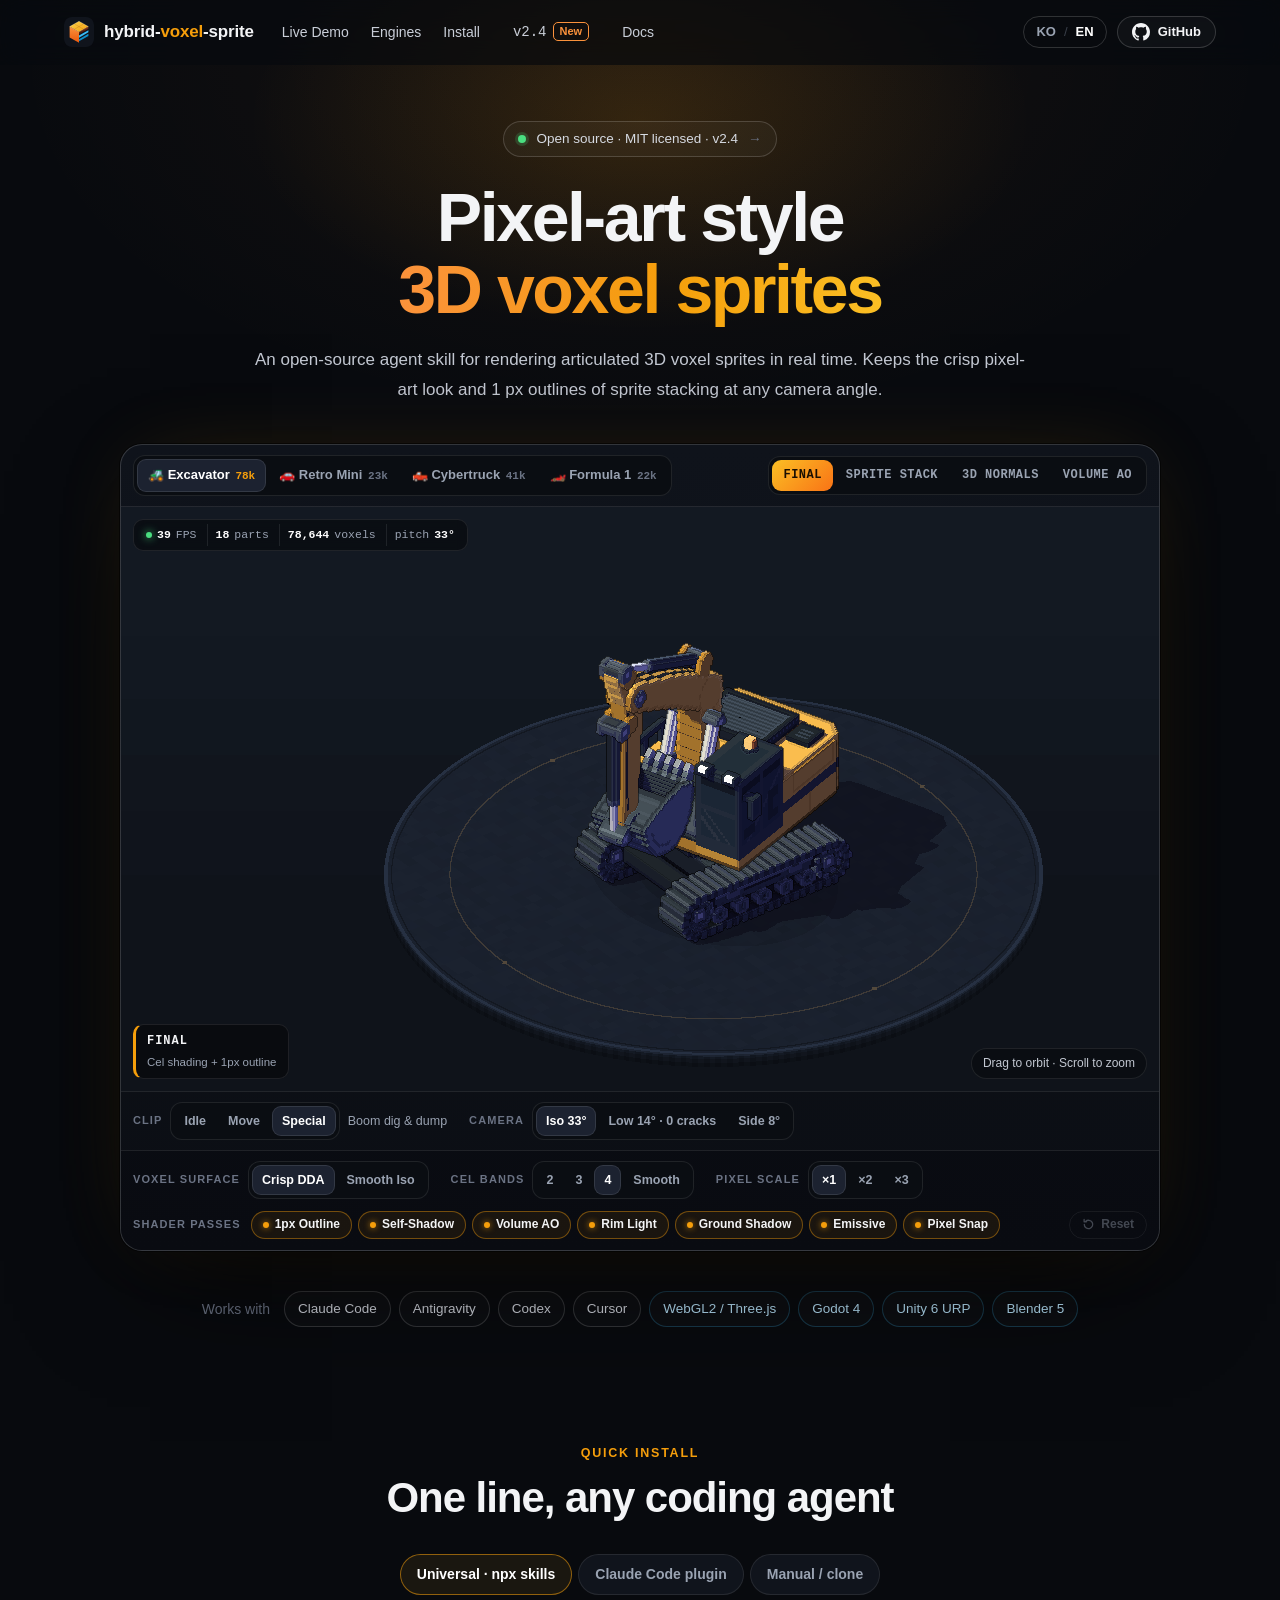
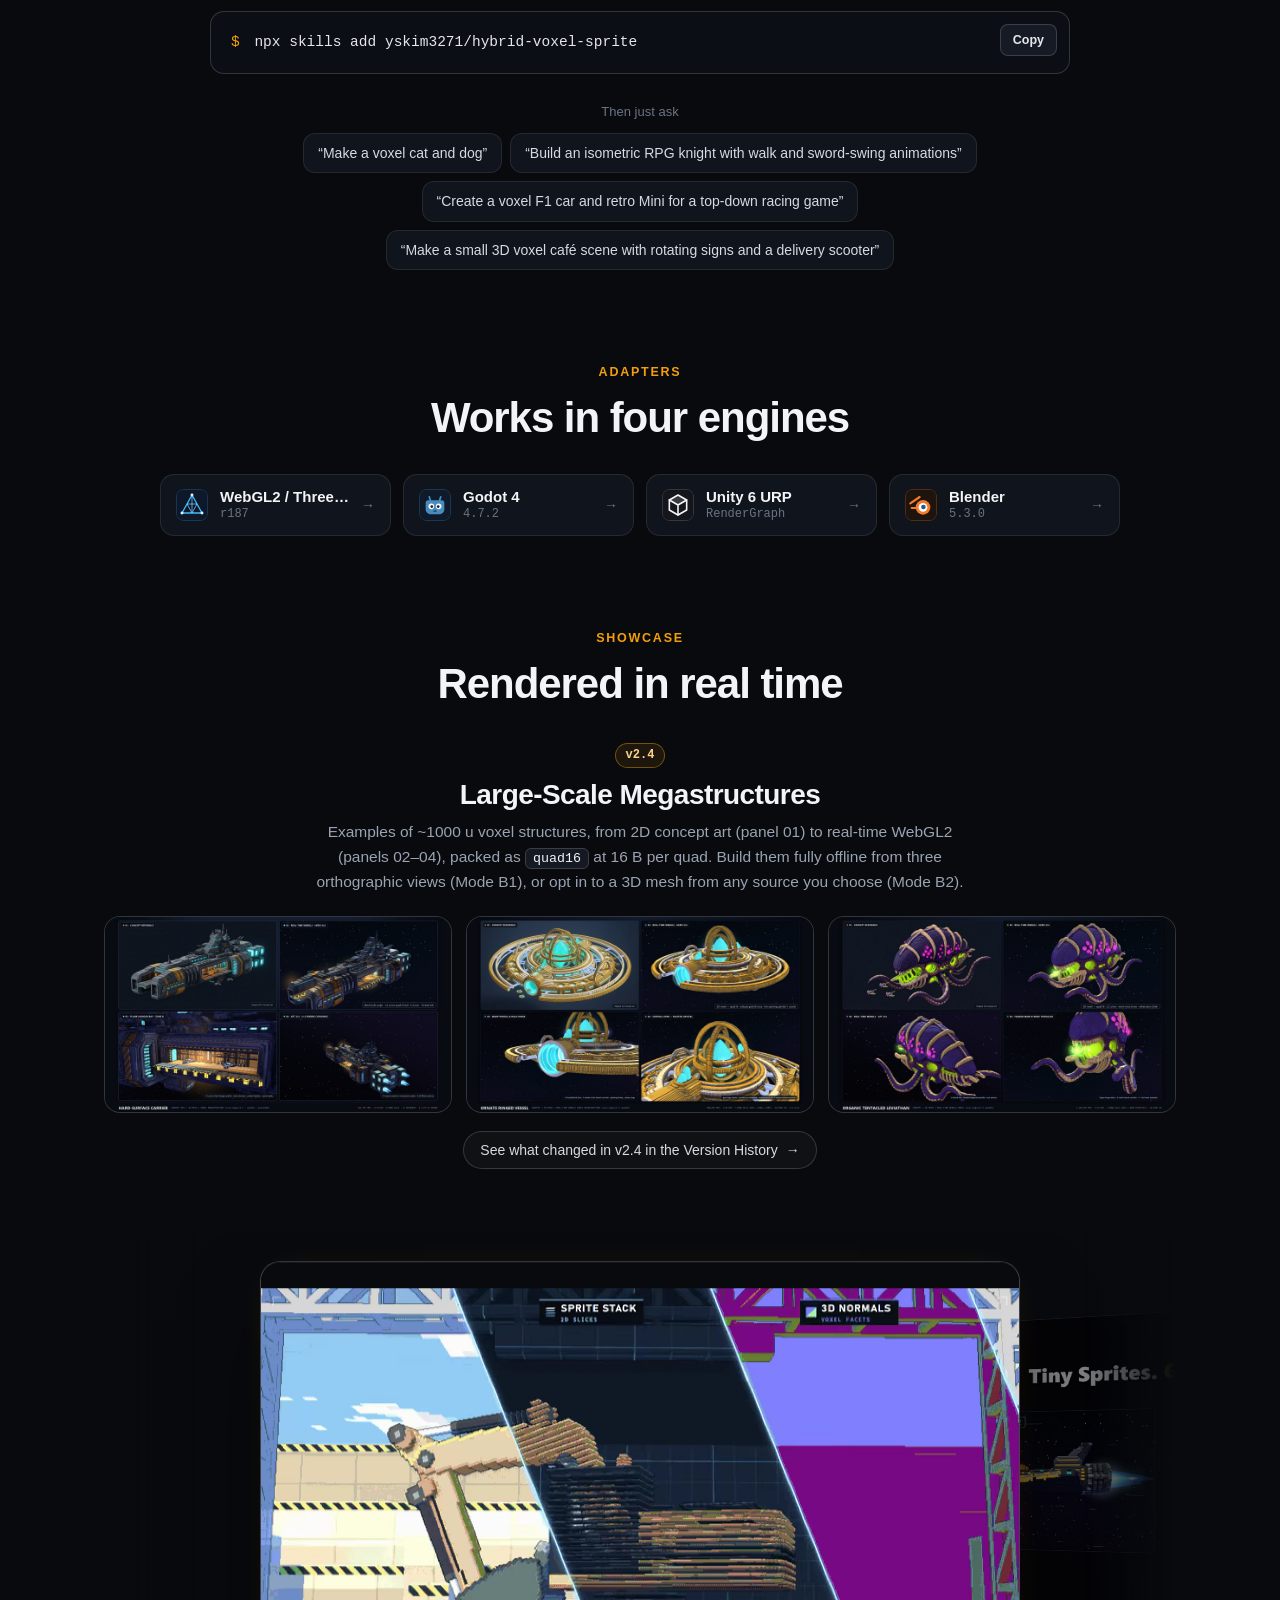
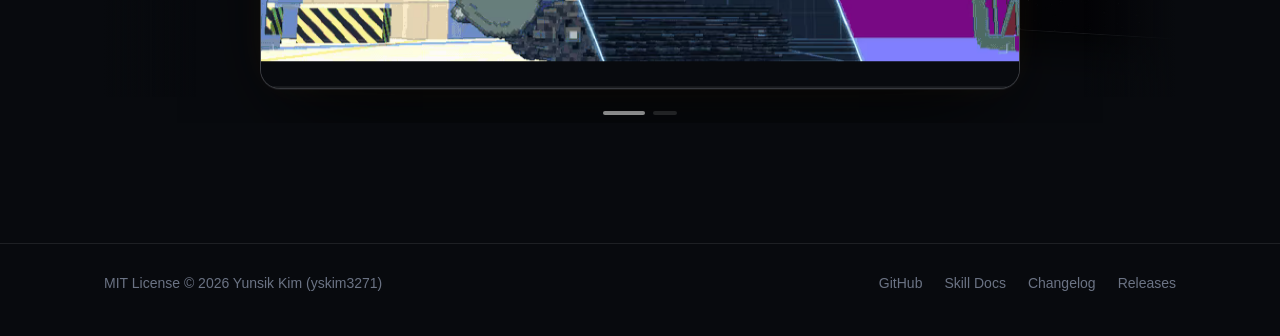
<file: docs/index.html>
<!doctype html>
<html lang="en" data-title-ko="hybrid-voxel-sprite — 픽셀 아트 스타일의 3D 복셀 스프라이트">
<head>
  <meta charset="utf-8">
  <meta name="viewport" content="width=device-width, initial-scale=1">
  <title>hybrid-voxel-sprite — Pixel-art style 3D voxel sprites</title>
  <meta name="description" content="An open-source agent skill for rendering articulated 3D voxel sprites in real time. Interactive WebGL2 demo with 4 voxel vehicles and adapters for Three.js, Godot 4, Unity 6 URP, and Blender.">
  <meta name="theme-color" content="#080a0e">
  <link rel="canonical" href="https://yskim3271.github.io/hybrid-voxel-sprite/">
  <meta property="og:site_name" content="hybrid-voxel-sprite">
  <meta property="og:url" content="https://yskim3271.github.io/hybrid-voxel-sprite/">
  <meta property="og:type" content="website">
  <meta property="og:title" content="hybrid-voxel-sprite — Pixel-art style 3D voxel sprites">
  <meta property="og:description" content="Interactive WebGL2 demo with 4 articulated 3D voxel vehicles. Works with Three.js, Godot 4, Unity 6 URP, and Blender.">
  <meta property="og:image" content="https://yskim3271.github.io/hybrid-voxel-sprite/assets/og_card.png">
  <meta property="og:image:type" content="image/png">
  <meta property="og:image:width" content="1200">
  <meta property="og:image:height" content="630">
  <meta property="og:image:alt" content="hybrid-voxel-sprite live WebGL2 demo showing 4 articulated 3D voxel vehicles with FINAL and SPRITE STACK views">
  <meta name="twitter:card" content="summary_large_image">
  <meta name="twitter:title" content="hybrid-voxel-sprite — Pixel-art style 3D voxel sprites">
  <meta name="twitter:description" content="Interactive WebGL2 demo with 4 articulated 3D voxel vehicles. Works with Three.js, Godot 4, Unity 6 URP, and Blender.">
  <meta name="twitter:image" content="https://yskim3271.github.io/hybrid-voxel-sprite/assets/og_card.png">
  <link rel="icon" type="image/svg+xml" href="assets/logo.svg">
  <link rel="stylesheet" href="styles.css">
  <script type="importmap">
    { "imports": { "three": "./demo/vendor/three.module.js" } }
  </script>
  <link rel="modulepreload" href="demo/vendor/three.module.js">
  <link rel="modulepreload" href="demo/vendor/three.core.js">
</head>
<body>
  <div class="glow" aria-hidden="true"></div>

  <!-- ================================================================== header -->
  <header class="topbar">
    <div class="topbar-in">
      <a class="brand" href="#top" aria-label="hybrid-voxel-sprite home">
        <img src="assets/logo.svg" width="30" height="30" alt="">
        <span>hybrid-<b>voxel</b>-sprite</span>
      </a>
      <nav class="nav" aria-label="Sections">
        <a href="#demo" data-i18n="nav.demo">Live Demo</a>
        <a href="#engines" data-i18n="nav.engines">Engines</a>
        <a href="#install" data-i18n="nav.install">Install</a>
        <a class="mono ver" href="changelog.html" data-keep-lang>v2.4 <span class="new">New</span></a>
        <a href="https://github.com/yskim3271/hybrid-voxel-sprite/blob/main/skills/hybrid-voxel-sprite/SKILL.md" data-i18n="nav.docs">Docs</a>
      </nav>
      <div class="top-actions">
        <div class="lang" role="group" aria-label="Language">
          <button type="button" data-lang="ko" aria-pressed="false">KO</button><span>/</span><button type="button" data-lang="en" aria-pressed="true">EN</button>
        </div>
        <a class="gh" href="https://github.com/yskim3271/hybrid-voxel-sprite" aria-label="GitHub repository">
          <svg width="18" height="18" viewBox="0 0 16 16" aria-hidden="true"><path fill="currentColor" d="M8 0C3.58 0 0 3.58 0 8c0 3.54 2.29 6.53 5.47 7.59.4.07.55-.17.55-.38 0-.19-.01-.82-.01-1.49-2.01.37-2.53-.49-2.69-.94-.09-.23-.48-.94-.82-1.13-.28-.15-.68-.52-.01-.53.63-.01 1.08.58 1.23.82.72 1.21 1.87.87 2.33.66.07-.52.28-.87.51-1.07-1.78-.2-3.64-.89-3.64-3.95 0-.87.31-1.59.82-2.15-.08-.2-.36-1.02.08-2.12 0 0 .67-.21 2.2.82.64-.18 1.32-.27 2-.27.68 0 1.36.09 2 .27 1.53-1.04 2.2-.82 2.2-.82.44 1.1.16 1.92.08 2.12.51.56.82 1.27.82 2.15 0 3.07-1.87 3.75-3.65 3.95.29.25.54.73.54 1.48 0 1.07-.01 1.93-.01 2.2 0 .21.15.46.55.38A8.013 8.013 0 0 0 16 8c0-4.42-3.58-8-8-8Z"/></svg>
          <span>GitHub</span>
        </a>
      </div>
    </div>
  </header>

  <main id="top">
    <!-- ================================================================== hero -->
    <section class="hero">
      <a class="pill-badge" href="changelog.html" data-keep-lang>
        <span class="dot" aria-hidden="true"></span><span data-i18n="hero.badge">Open source · MIT licensed · v2.4</span><span class="arr" aria-hidden="true">→</span>
      </a>
      <h1 class="display" data-i18n-html="hero.title">Pixel-art style<br><span class="accent">3D voxel sprites</span></h1>
      <p class="lede" data-i18n-html="hero.lede">An open-source agent skill for rendering articulated 3D voxel sprites in real time. Keeps the crisp pixel-art look and 1&nbsp;px outlines of sprite stacking at any camera angle.</p>

      <!-- ============================================================ live demo -->
      <div class="demo" id="demo">
        <div class="demo-frame">
          <div class="demo-bar top">
            <div class="seg veh" role="group" aria-label="Vehicle">
              <button type="button" data-veh="excavator"><span aria-hidden="true">🚜</span> <span data-i18n="veh.excavator">Excavator</span> <small>78k</small></button>
              <button type="button" data-veh="mini"><span aria-hidden="true">🚗</span> <span data-i18n="veh.mini">Retro Mini</span> <small>23k</small></button>
              <button type="button" data-veh="cybertruck"><span aria-hidden="true">🛻</span> <span data-i18n="veh.cybertruck">Cybertruck</span> <small>41k</small></button>
              <button type="button" data-veh="f1"><span aria-hidden="true">🏎️</span> <span data-i18n="veh.f1">Formula 1</span> <small>22k</small></button>
            </div>
            <div class="seg modes" role="group" aria-label="Render mode">
              <button type="button" data-mode="final">FINAL</button>
              <button type="button" data-mode="stack" class="m-stack">SPRITE STACK</button>
              <button type="button" data-mode="normals" class="m-normals">3D NORMALS</button>
              <button type="button" data-mode="ao" class="m-ao">VOLUME AO</button>
            </div>
          </div>

          <div class="demo-stage" id="demoStage">
            <canvas id="demoCanvas" aria-label="Live WebGL2 T3 hybrid voxel renderer"></canvas>
            <div class="telemetry mono" aria-live="off">
              <span><i class="live-dot"></i><b id="tFps">—</b> FPS</span>
              <span><b id="tParts">—</b> <em data-i18n="tel.parts">parts</em></span>
              <span><b id="tVoxels">—</b> <em data-i18n="tel.voxels">voxels</em></span>
              <span><em data-i18n="tel.pitch">pitch</em> <b id="tPitch">—</b></span>
            </div>
            <div class="mode-chip" id="demoModeChip" data-mode="final"></div>
            <div class="drag-hint" data-i18n="demo.hint">Drag to orbit · Scroll to zoom</div>
            <div class="loading" id="demoLoading"><span class="spinner" aria-hidden="true"></span><span data-i18n="demo.loading">Loading voxel volumes…</span></div>
            <div class="fallback" id="demoFallback" hidden>
              <img src="assets/modes_compare.png" loading="lazy" alt="FINAL, SPRITE STACK, 3D NORMALS and VOLUME AO views of the excavator">
              <p data-i18n="demo.fallback">Your browser has WebGL2 disabled, so here is a still of the four live view modes.</p>
            </div>
          </div>

          <div class="demo-bar bottom">
            <div class="ctl">
              <span class="lbl" data-i18n="demo.clip">Clip</span>
              <div class="seg sm" role="group" aria-label="Clip">
                <button type="button" data-clip="idle" data-i18n="clip.idle">Idle</button>
                <button type="button" data-clip="move" data-i18n="clip.move">Move</button>
                <button type="button" data-clip="special" data-i18n="clip.special">Special</button>
              </div>
              <span class="caption" id="clipCaption"></span>
            </div>
            <div class="ctl">
              <span class="lbl" data-i18n="demo.camera">Camera</span>
              <div class="seg sm" role="group" aria-label="Pitch preset">
                <button type="button" data-pitch="iso">Iso 33°</button>
                <button type="button" data-pitch="low" data-i18n="pitch.low">Low 14° · 0 cracks</button>
                <button type="button" data-pitch="side" data-i18n="pitch.side">Side 8°</button>
              </div>
            </div>
          </div>

          <div class="r-panel" id="rendererPanel">
            <div class="r-grid">
              <div class="r-group">
                <span class="lbl" data-i18n="r.surface">Voxel surface</span>
                <div class="seg sm" role="group" aria-label="Voxel surface">
                  <button type="button" data-ropt="surface" data-val="crisp" data-i18n="r.crisp">Crisp DDA</button><button type="button" data-ropt="surface" data-val="smooth" data-i18n="r.smooth">Smooth Iso</button>
                </div>
              </div>
              <div class="r-group">
                <span class="lbl" data-i18n="r.bands">Cel bands</span>
                <div class="seg sm" role="group" aria-label="Cel bands">
                  <button type="button" data-ropt="bands" data-val="2">2</button><button type="button" data-ropt="bands" data-val="3">3</button><button type="button" data-ropt="bands" data-val="4">4</button><button type="button" data-ropt="bands" data-val="0" data-i18n="r.bandsSmooth">Smooth</button>
                </div>
              </div>
              <div class="r-group" id="pxGroup">
                <span class="lbl" data-i18n="r.px">Pixel scale</span>
                <div class="seg sm" role="group" aria-label="Pixel scale">
                  <button type="button" data-px="1">×1</button><button type="button" data-px="2">×2</button><button type="button" data-px="3">×3</button>
                </div>
              </div>
            </div>
            <div class="r-passes">
              <span class="lbl" data-i18n="r.passes">Shader passes</span>
              <div class="r-pills" role="group" aria-label="Shader passes">
                <button type="button" class="pill-t" data-rpass="outline" data-i18n="demo.outline">1px Outline</button>
                <button type="button" class="pill-t" data-rpass="selfShadow" data-i18n="r.selfShadow">Self-Shadow</button>
                <button type="button" class="pill-t" data-rpass="useAO" data-i18n="r.ao">Volume AO</button>
                <button type="button" class="pill-t" data-rpass="rim" data-i18n="r.rim">Rim Light</button>
                <button type="button" class="pill-t" data-rpass="groundShadow" data-i18n="r.ground">Ground Shadow</button>
                <button type="button" class="pill-t" data-rpass="emissive" data-i18n="r.emissive">Emissive</button>
                <button type="button" class="pill-t" data-rpass="usePixelSnap" data-i18n="r.snap">Pixel Snap</button>
              </div>
              <button type="button" class="r-reset" id="rendererReset"><svg width="13" height="13" viewBox="0 0 16 16" aria-hidden="true"><path d="M2.8 8a5.2 5.2 0 1 0 1.6-3.8M2.6 1.8v2.8h2.8" fill="none" stroke="currentColor" stroke-width="1.6" stroke-linecap="round" stroke-linejoin="round"/></svg><span data-i18n="r.reset">Reset</span></button>
            </div>
          </div>
        </div>
      </div>

      <div class="works">
        <span class="works-lbl" data-i18n="works.label">Works with</span>
        <span class="chip">Claude Code</span><span class="chip">Antigravity</span><span class="chip">Codex</span><span class="chip">Cursor</span>
        <span class="chip eng">WebGL2 / Three.js</span><span class="chip eng">Godot 4</span><span class="chip eng">Unity 6 URP</span><span class="chip eng">Blender 5</span>
      </div>
    </section>

    <!-- ================================================================== install -->
    <section class="section" id="install">
      <div class="sec-head">
        <span class="eyebrow" data-i18n="install.eyebrow">Quick install</span>
        <h2 data-i18n="install.title">One line, any coding agent</h2>
      </div>
      <div class="install">
        <div class="tabs" role="tablist" aria-label="Install method">
          <button type="button" role="tab" data-tab="npx" aria-selected="true" data-i18n="install.tab1">Universal · npx skills</button>
          <button type="button" role="tab" data-tab="plugin" aria-selected="false" data-i18n="install.tab2">Claude Code plugin</button>
          <button type="button" role="tab" data-tab="manual" aria-selected="false" data-i18n="install.tab3">Manual / clone</button>
        </div>
        <div class="panel" data-panel="npx">
          <div class="term"><pre><code><span class="p">$</span> npx skills add yskim3271/hybrid-voxel-sprite</code></pre>
            <button type="button" class="copy" data-copy="npx skills add yskim3271/hybrid-voxel-sprite" data-i18n="copy">Copy</button></div>
        </div>
        <div class="panel" data-panel="plugin" hidden>
          <div class="term"><pre><code><span class="p">&gt;</span> /plugin marketplace add yskim3271/hybrid-voxel-sprite
<span class="p">&gt;</span> /plugin install hybrid-voxel-sprite</code></pre>
            <button type="button" class="copy" data-copy="/plugin marketplace add yskim3271/hybrid-voxel-sprite&#10;/plugin install hybrid-voxel-sprite" data-i18n="copy">Copy</button></div>
          <p class="note" data-i18n="install.note2">Run both commands inside Claude Code. The repo ships a <code>.claude-plugin/</code> marketplace manifest.</p>
        </div>
        <div class="panel" data-panel="manual" hidden>
          <div class="term"><pre><code><span class="p">$</span> git clone https://github.com/yskim3271/hybrid-voxel-sprite
<span class="p">$</span> cp -r hybrid-voxel-sprite/skills/hybrid-voxel-sprite ~/.claude/skills/</code></pre>
            <button type="button" class="copy" data-copy="git clone https://github.com/yskim3271/hybrid-voxel-sprite&#10;cp -r hybrid-voxel-sprite/skills/hybrid-voxel-sprite ~/.claude/skills/" data-i18n="copy">Copy</button></div>
          <p class="note" data-i18n-html="install.note3">Other agents: <code>~/.gemini/config/skills/</code> (Antigravity) · <code>~/.agents/skills/</code> (Codex / Open Agents).</p>
        </div>
        <div class="prompts">
          <span class="lbl" data-i18n="install.ask">Then just ask</span>
          <span class="prompt" data-i18n="prompt.1">“Make a voxel cat and dog”</span>
          <span class="prompt" data-i18n="prompt.2">“Build an isometric RPG knight with walk and sword-swing animations”</span>
          <span class="prompt" data-i18n="prompt.3">“Create a voxel F1 car and retro Mini for a top-down racing game”</span>
          <span class="prompt" data-i18n="prompt.4">“Make a small 3D voxel café scene with rotating signs and a delivery scooter”</span>
        </div>
      </div>
    </section>

    <!-- ================================================================== engines -->
    <section class="section" id="engines">
      <div class="sec-head">
        <span class="eyebrow" data-i18n="eng.eyebrow">Adapters</span>
        <h2 data-i18n="eng.title">Works in four engines</h2>
      </div>
      <div class="engines">
        <a class="eng-card" href="https://github.com/yskim3271/hybrid-voxel-sprite/blob/main/skills/hybrid-voxel-sprite/references/targets/webgl2_threejs.md">
          <img src="assets/icon-webgl.svg" width="32" height="32" alt="">
          <div class="eng-info">
            <h3>WebGL2 / Three.js</h3>
            <span class="eng-ver mono">r187</span>
          </div>
          <span class="eng-arr" aria-hidden="true">→</span>
        </a>
        <a class="eng-card" href="https://github.com/yskim3271/hybrid-voxel-sprite/blob/main/skills/hybrid-voxel-sprite/references/targets/godot4.md">
          <img src="assets/icon-godot.svg" width="32" height="32" alt="">
          <div class="eng-info">
            <h3>Godot 4</h3>
            <span class="eng-ver mono">4.7.2</span>
          </div>
          <span class="eng-arr" aria-hidden="true">→</span>
        </a>
        <a class="eng-card" href="https://github.com/yskim3271/hybrid-voxel-sprite/blob/main/skills/hybrid-voxel-sprite/references/targets/unity_urp.md">
          <img src="assets/icon-unity.svg" width="32" height="32" alt="">
          <div class="eng-info">
            <h3>Unity 6 URP</h3>
            <span class="eng-ver mono">RenderGraph</span>
          </div>
          <span class="eng-arr" aria-hidden="true">→</span>
        </a>
        <a class="eng-card" href="https://github.com/yskim3271/hybrid-voxel-sprite/blob/main/skills/hybrid-voxel-sprite/references/targets/blender_exporter.md">
          <img src="assets/icon-blender.svg" width="32" height="32" alt="">
          <div class="eng-info">
            <h3>Blender</h3>
            <span class="eng-ver mono">5.3.0</span>
          </div>
          <span class="eng-arr" aria-hidden="true">→</span>
        </a>
      </div>
    </section>

    <!-- ================================================================== showcase -->
    <section class="section" id="showcase">
      <div class="sec-head">
        <span class="eyebrow" data-i18n="show.eyebrow">Showcase</span>
        <h2 data-i18n="show.title">Rendered in real time</h2>
      </div>
      <!-- v2.4 megastructures (Track B) -->
      <div class="cap" id="megastructures">
        <div class="cap-head">
          <span class="cap-pill mono">v2.4</span>
          <h3 data-i18n="cap.title">Large-Scale Megastructures</h3>
          <p data-i18n-html="cap.sub">Examples of ~1000&nbsp;u voxel structures, from 2D concept art (panel 01) to real-time WebGL2 (panels 02–04), packed as <code>quad16</code> at 16&nbsp;B per quad. Build them fully offline from three orthographic views (Mode B1), or opt in to a 3D mesh from any source you choose (Mode B2).</p>
        </div>
        <div class="cap-grid">
          <a class="cap-card" href="changelog.html#v2.4.0" data-keep-lang>
            <img src="assets/v24/hard_surface_carrier_v24.jpg" width="1600" height="900" loading="lazy" alt="Hard-surface carrier built from a 3D mesh: concept art and three real-time WebGL2 renders">
          </a>
          <a class="cap-card" href="changelog.html#v2.4.0" data-keep-lang>
            <img src="assets/v24/ornate_ringed_vessel_v24.jpg" width="1600" height="900" loading="lazy" alt="Ornate ringed vessel built from a 3D mesh: concept art and three real-time WebGL2 renders">
          </a>
          <a class="cap-card" href="changelog.html#v2.4.0" data-keep-lang>
            <img src="assets/v24/organic_leviathan_v24.jpg" width="1600" height="900" loading="lazy" alt="Organic tentacled leviathan built from a 3D mesh: concept art and three real-time WebGL2 renders">
          </a>
        </div>
        <a class="cap-more" href="changelog.html#v2.4.0" data-keep-lang><span data-i18n="cap.more">See what changed in v2.4 in the Version History</span><span aria-hidden="true">→</span></a>
      </div>

      <!-- showcase 3D card deck: card 1 = Track A vehicles (default), card 2 = v2.4 16:9 reel with optional BGM -->
      <div class="deck-shell" id="showcaseCarousel" role="region" aria-roledescription="carousel" tabindex="0" aria-label="Showcase videos" data-i18n-aria="car.aria">
        <div class="deck-stage">
          <div class="deck-card" id="carSlide0" data-index="0" data-fit="contain" data-accent="amber" data-has-audio="false" role="group" aria-roledescription="slide" aria-label="1 / 2">
            <video muted loop playsinline preload="metadata" poster="assets/showcase_vehicles_poster.jpg" width="1440" height="708" disablepictureinpicture
              aria-label="Excavator, retro mini, cybertruck and Formula 1 with live FINAL, SPRITE STACK, 3D NORMALS and VOLUME AO wipes" data-i18n-aria="car.v0">
              <source src="assets/showcase_vehicles.webm" type="video/webm">
              <source src="assets/showcase_vehicles.mp4" type="video/mp4">
            </video>
            <div class="deck-prog" aria-hidden="true"><i></i></div>
          </div>
          <div class="deck-card" id="carSlide1" data-index="1" data-fit="cover" data-accent="cyan" data-has-audio="true" role="group" aria-roledescription="slide" aria-label="2 / 2">
            <video muted loop playsinline preload="metadata" poster="assets/v24/showcase_reel_16x9_poster.jpg" width="1280" height="720" disablepictureinpicture
              aria-label="24-second showcase: from 2D concept art to large real-time voxel ships, with a small articulated fighter beside a giant carrier" data-i18n-aria="car.v1">
              <source src="assets/v24/showcase_reel_16x9.webm" type="video/webm">
              <source src="assets/v24/showcase_reel_16x9.mp4" type="video/mp4">
            </video>
            <button type="button" class="deck-sound" id="carSound" aria-pressed="false" aria-label="Background music on or off" data-i18n-aria="car.soundAria">🔇 BGM</button>
            <div class="deck-prog" aria-hidden="true"><i></i></div>
          </div>
        </div>
        <div class="deck-dots" role="tablist" aria-label="Choose a video" data-i18n-aria="car.tabs">
          <button type="button" role="tab" class="deck-dot on" data-car-go="0" aria-selected="true" aria-controls="carSlide0" aria-label="Video 1" data-i18n-aria="car.tab0"></button>
          <button type="button" role="tab" class="deck-dot" data-car-go="1" aria-selected="false" aria-controls="carSlide1" aria-label="Video 2" data-i18n-aria="car.tab1"></button>
        </div>
      </div>
    </section>

  </main>

  <footer class="footer">
    <div class="footer-in">
      <span>MIT License © 2026 Yunsik Kim (yskim3271)</span>
      <nav>
        <a href="https://github.com/yskim3271/hybrid-voxel-sprite">GitHub</a>
        <a href="https://github.com/yskim3271/hybrid-voxel-sprite/blob/main/skills/hybrid-voxel-sprite/SKILL.md" data-i18n="foot.docs">Skill Docs</a>
        <a href="changelog.html" data-keep-lang data-i18n="foot.log">Changelog</a>
        <a href="https://github.com/yskim3271/hybrid-voxel-sprite/releases" data-i18n="foot.rel">Releases</a>
      </nav>
    </div>
  </footer>

  <div class="toast" id="toast" role="status" aria-live="polite"></div>
  <script src="site.js" defer></script>
  <script type="module" src="demo/demo.js"></script>
</body>
</html>
</file>
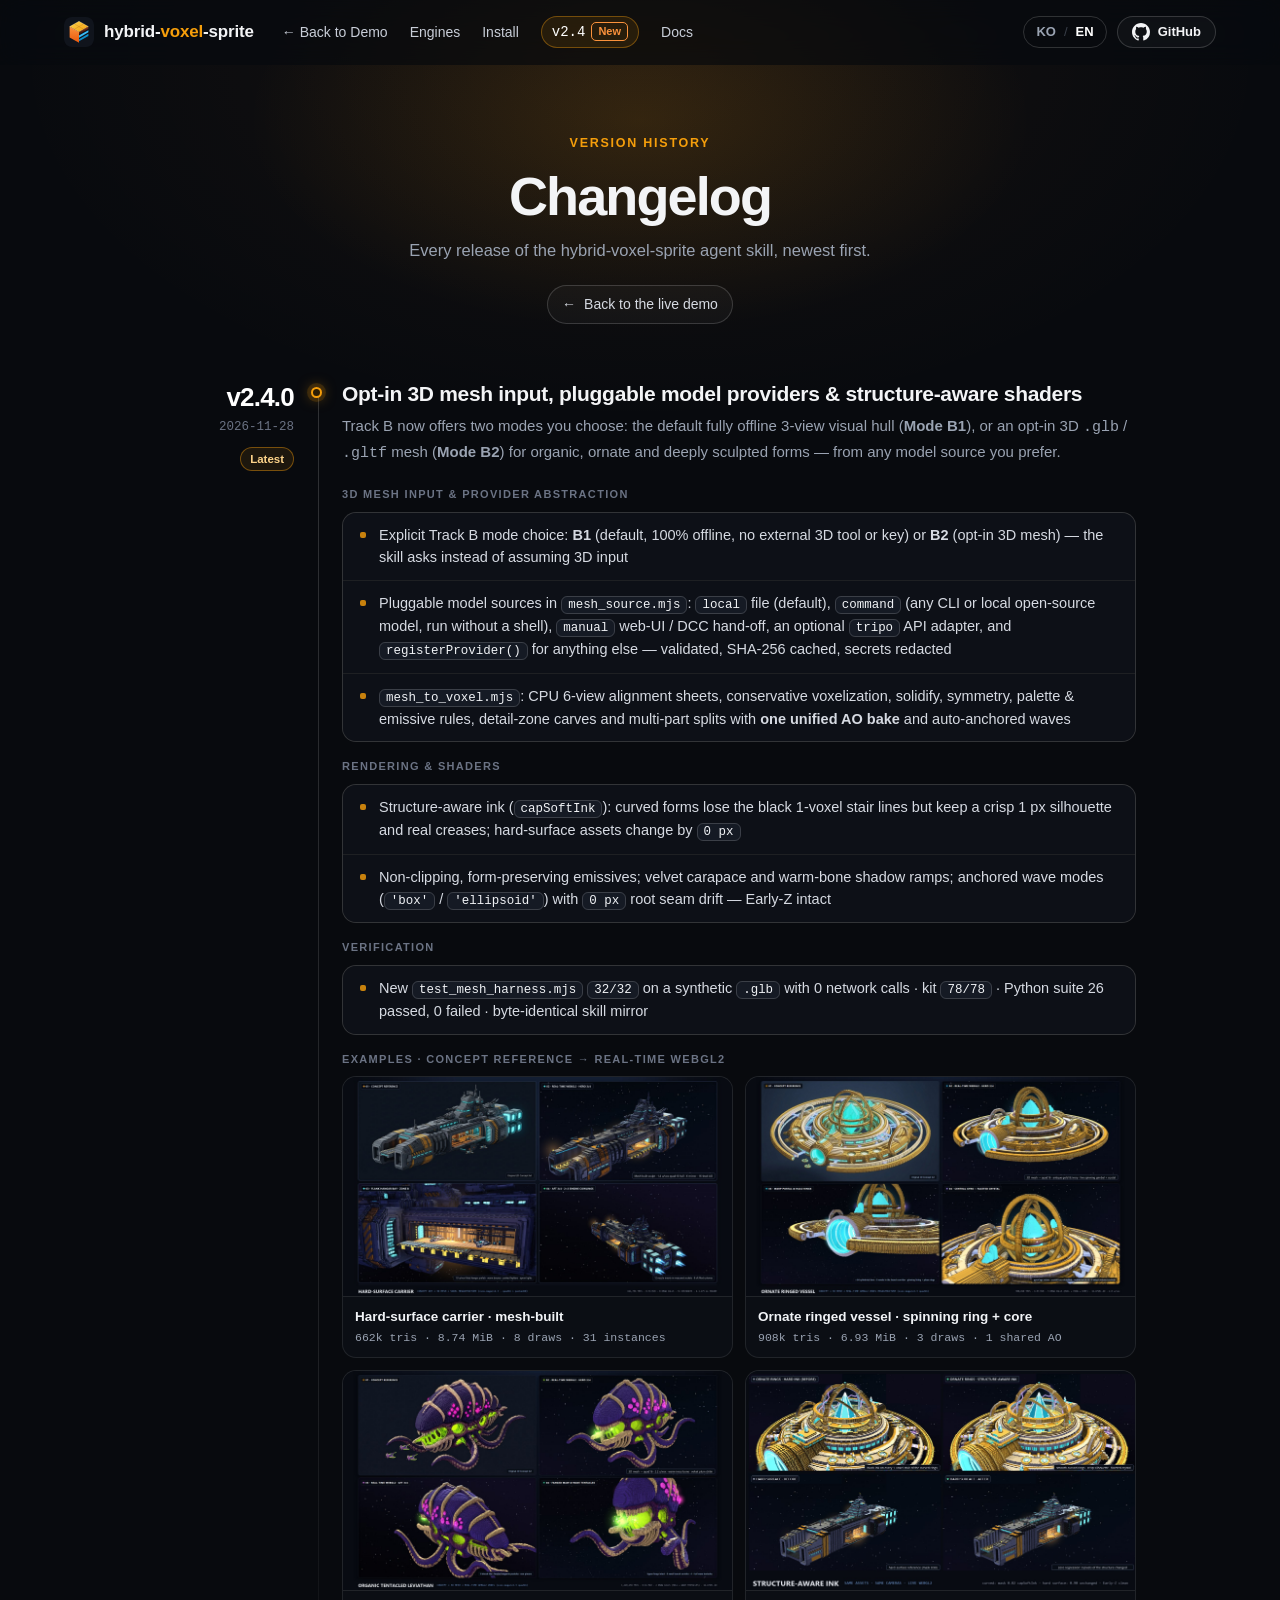
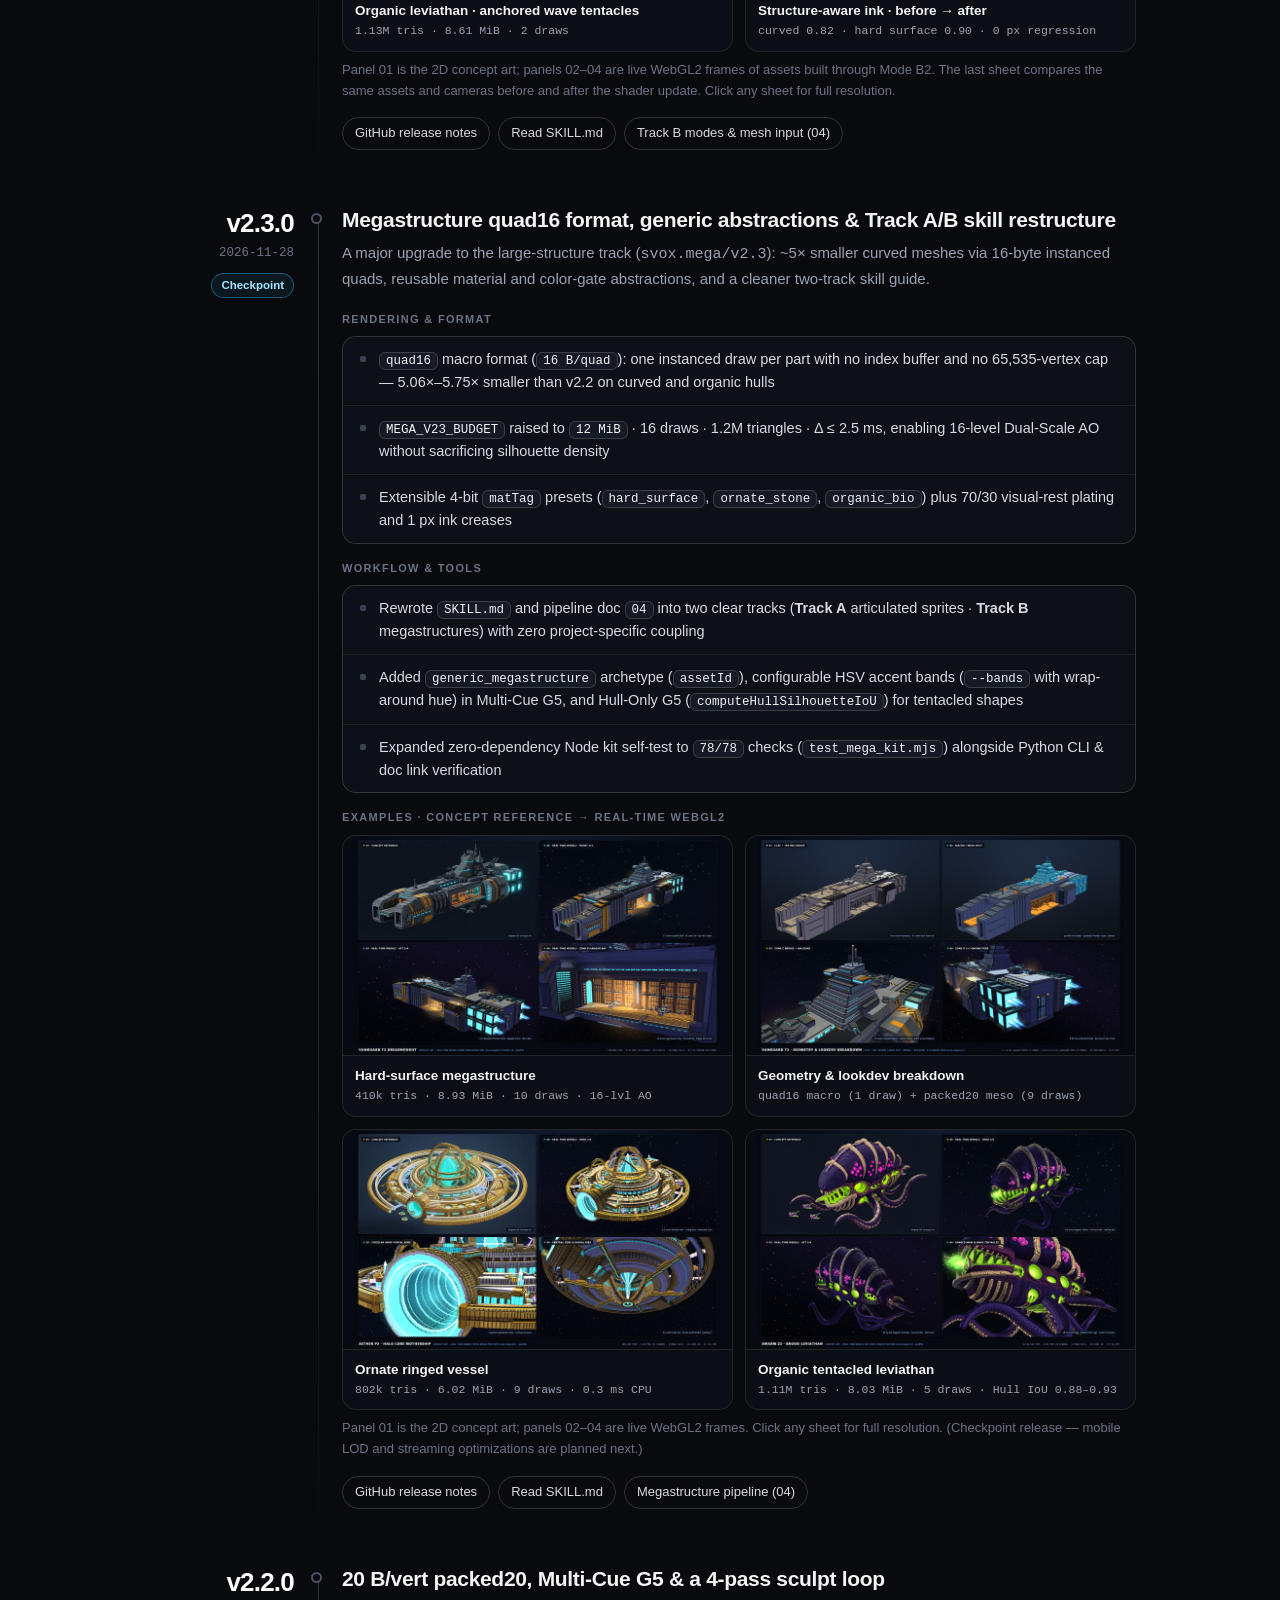
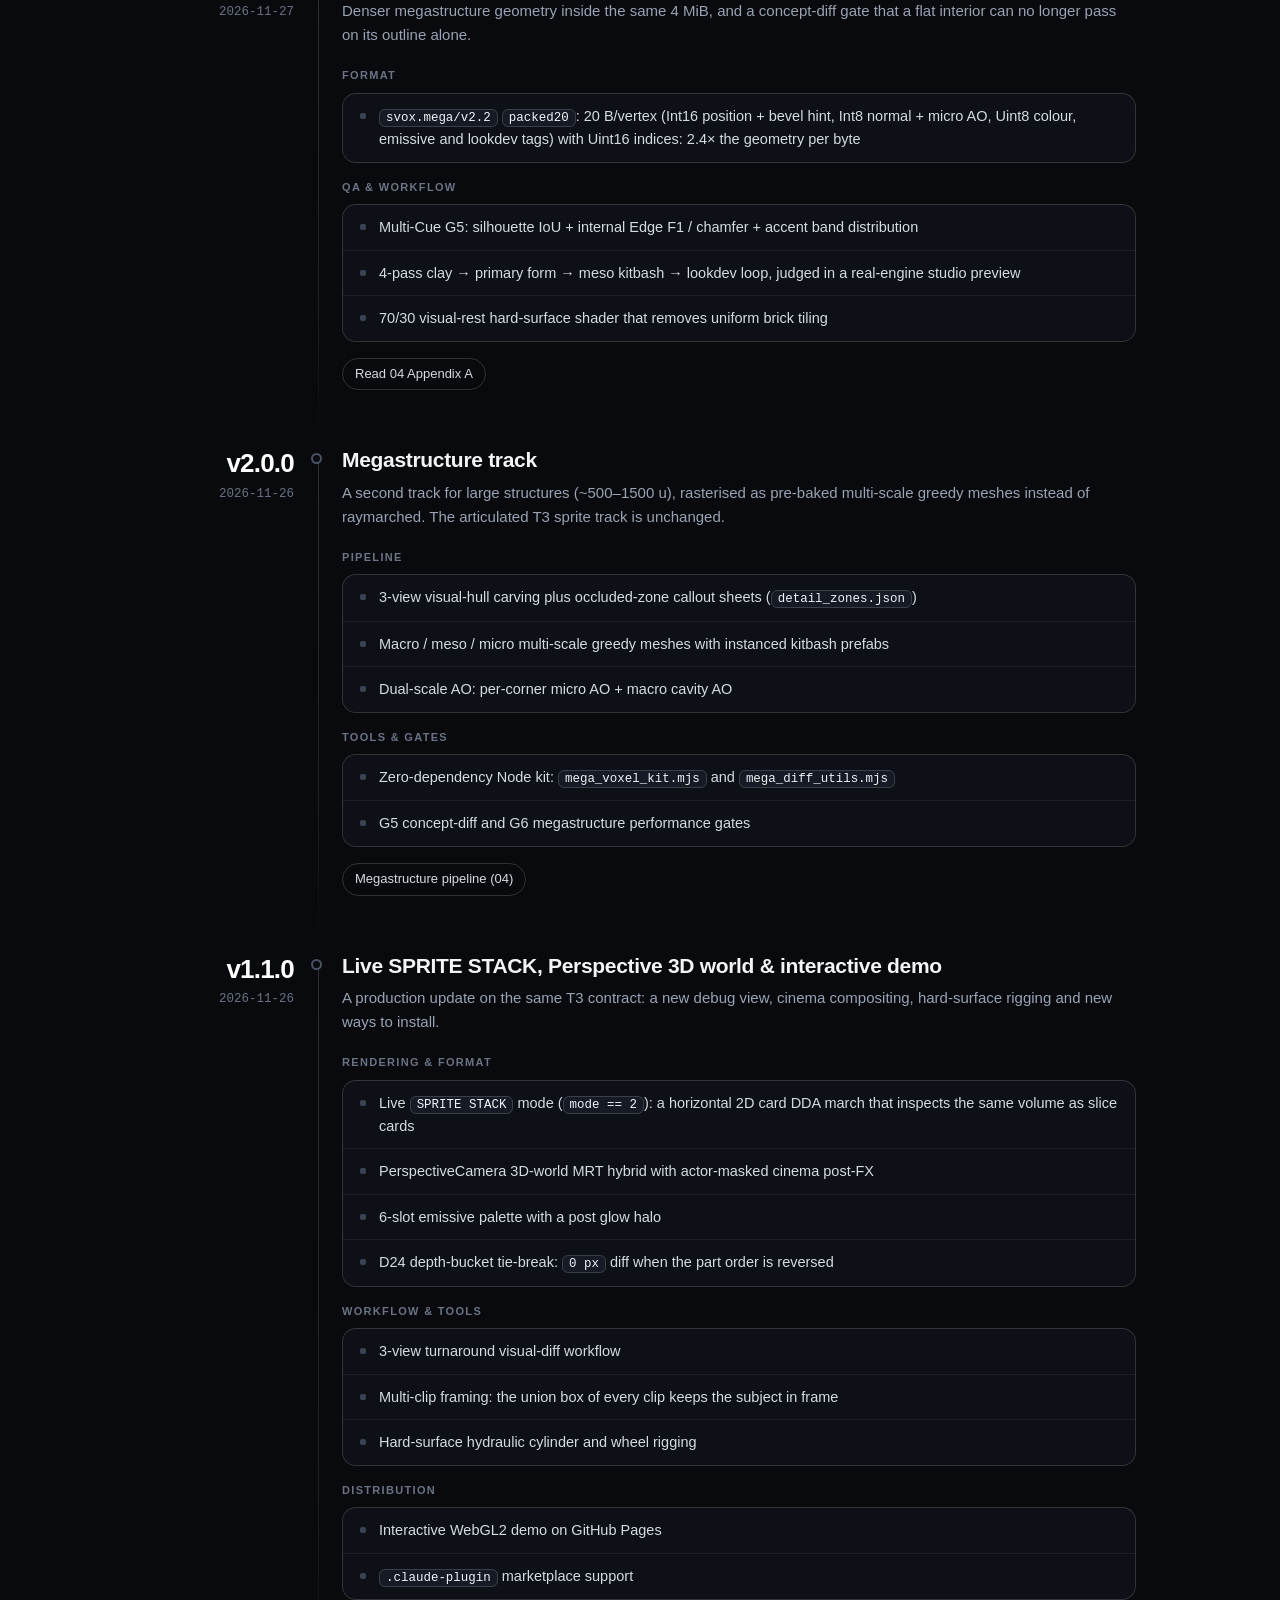
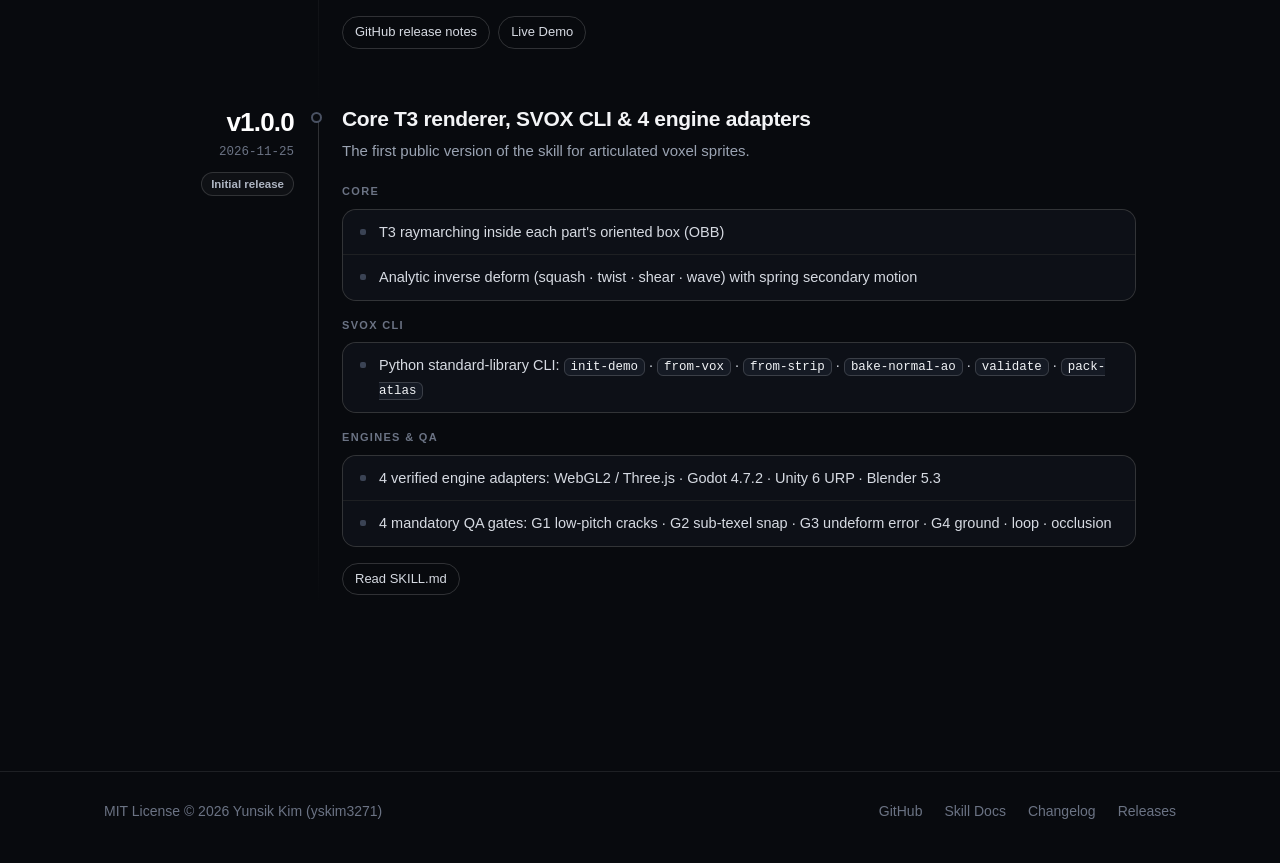
<file: docs/changelog.html>
<!doctype html>
<html lang="en" data-title-ko="변경 이력 — hybrid-voxel-sprite">
<head>
  <meta charset="utf-8">
  <meta name="viewport" content="width=device-width, initial-scale=1">
  <title>Changelog — hybrid-voxel-sprite</title>
  <meta name="description" content="Version history of the hybrid-voxel-sprite agent skill: v2.4.0 opt-in 3D mesh input, pluggable model providers and structure-aware shaders; v2.3.0 megastructure quad16 and generic abstractions; v2.2.0 packed20 and Multi-Cue G5; v2.0.0 Megastructure track; v1.1.0 live SPRITE STACK, Perspective 3D world and interactive demo; v1.0.0 core T3 renderer, SVOX CLI and 4 engine adapters.">
  <meta name="theme-color" content="#080a0e">
  <meta property="og:url" content="https://yskim3271.github.io/hybrid-voxel-sprite/changelog.html">
  <meta property="og:title" content="hybrid-voxel-sprite — Changelog">
  <meta property="og:description" content="Every release of the hybrid-voxel-sprite agent skill, newest first.">
  <meta property="og:image" content="https://yskim3271.github.io/hybrid-voxel-sprite/assets/og_card.png">
  <meta property="og:image:width" content="1200">
  <meta property="og:image:height" content="630">
  <meta property="og:type" content="website">
  <meta name="twitter:card" content="summary_large_image">
  <meta name="twitter:image" content="https://yskim3271.github.io/hybrid-voxel-sprite/assets/og_card.png">
  <link rel="icon" type="image/svg+xml" href="assets/logo.svg">
  <link rel="stylesheet" href="styles.css">
</head>
<body class="page-changelog">
  <div class="glow" aria-hidden="true"></div>

  <!-- ================================================================== header -->
  <header class="topbar">
    <div class="topbar-in">
      <a class="brand" href="./" data-keep-lang aria-label="hybrid-voxel-sprite home">
        <img src="assets/logo.svg" width="30" height="30" alt="">
        <span>hybrid-<b>voxel</b>-sprite</span>
      </a>
      <nav class="nav" aria-label="Sections">
        <a class="back" href="./#demo" data-keep-lang data-i18n="nav.back">← Back to Demo</a>
        <a href="./#engines" data-keep-lang data-i18n="nav.engines">Engines</a>
        <a href="./#install" data-keep-lang data-i18n="nav.install">Install</a>
        <a class="mono ver active" href="changelog.html" data-keep-lang aria-current="page">v2.4 <span class="new">New</span></a>
        <a href="https://github.com/yskim3271/hybrid-voxel-sprite/blob/main/skills/hybrid-voxel-sprite/SKILL.md" data-i18n="nav.docs">Docs</a>
      </nav>
      <div class="top-actions">
        <div class="lang" role="group" aria-label="Language">
          <button type="button" data-lang="ko" aria-pressed="false">KO</button><span>/</span><button type="button" data-lang="en" aria-pressed="true">EN</button>
        </div>
        <a class="gh" href="https://github.com/yskim3271/hybrid-voxel-sprite" aria-label="GitHub repository">
          <svg width="18" height="18" viewBox="0 0 16 16" aria-hidden="true"><path fill="currentColor" d="M8 0C3.58 0 0 3.58 0 8c0 3.54 2.29 6.53 5.47 7.59.4.07.55-.17.55-.38 0-.19-.01-.82-.01-1.49-2.01.37-2.53-.49-2.69-.94-.09-.23-.48-.94-.82-1.13-.28-.15-.68-.52-.01-.53.63-.01 1.08.58 1.23.82.72 1.21 1.87.87 2.33.66.07-.52.28-.87.51-1.07-1.78-.2-3.64-.89-3.64-3.95 0-.87.31-1.59.82-2.15-.08-.2-.36-1.02.08-2.12 0 0 .67-.21 2.2.82.64-.18 1.32-.27 2-.27.68 0 1.36.09 2 .27 1.53-1.04 2.2-.82 2.2-.82.44 1.1.16 1.92.08 2.12.51.56.82 1.27.82 2.15 0 3.07-1.87 3.75-3.65 3.95.29.25.54.73.54 1.48 0 1.07-.01 1.93-.01 2.2 0 .21.15.46.55.38A8.013 8.013 0 0 0 16 8c0-4.42-3.58-8-8-8Z"/></svg>
          <span>GitHub</span>
        </a>
      </div>
    </div>
  </header>

  <main id="top">
    <section class="page-head">
      <span class="eyebrow" data-i18n="log.eyebrow">Version history</span>
      <h1 data-i18n="log.title">Changelog</h1>
      <p data-i18n="log.sub">Every release of the hybrid-voxel-sprite agent skill, newest first.</p>
      <a class="back-link" href="./#demo" data-keep-lang><span aria-hidden="true">←</span><span data-i18n="log.back">Back to the live demo</span></a>
    </section>

    <div class="timeline">
      <!-- ============================================================ v2.4.0 -->
      <article class="rel latest" id="v2.4.0">
        <div class="rel-meta">
          <span class="rel-ver">v2.4.0</span>
          <span class="rel-date">2026-11-28</span>
          <span class="rel-badge" data-i18n="log.latest">Latest</span>
        </div>
        <div class="rel-body">
          <h2 data-i18n="v24.t">Opt-in 3D mesh input, pluggable model providers &amp; structure-aware shaders</h2>
          <p data-i18n-html="v24.d">Track B now offers two modes you choose: the default fully offline 3-view visual hull (<b>Mode B1</b>), or an opt-in 3D <code>.glb</code> / <code>.gltf</code> mesh (<b>Mode B2</b>) for organic, ornate and deeply sculpted forms — from any model source you prefer.</p>

          <div class="rel-group">
            <h3 data-i18n="g.mesh">3D mesh input &amp; provider abstraction</h3>
            <ul>
              <li data-i18n-html="v24.1">Explicit Track B mode choice: <b>B1</b> (default, 100% offline, no external 3D tool or key) or <b>B2</b> (opt-in 3D mesh) — the skill asks instead of assuming 3D input</li>
              <li data-i18n-html="v24.2">Pluggable model sources in <code>mesh_source.mjs</code>: <code>local</code> file (default), <code>command</code> (any CLI or local open-source model, run without a shell), <code>manual</code> web-UI / DCC hand-off, an optional <code>tripo</code> API adapter, and <code>registerProvider()</code> for anything else — validated, SHA-256 cached, secrets redacted</li>
              <li data-i18n-html="v24.3"><code>mesh_to_voxel.mjs</code>: CPU 6-view alignment sheets, conservative voxelization, solidify, symmetry, palette &amp; emissive rules, detail-zone carves and multi-part splits with <b>one unified AO bake</b> and auto-anchored waves</li>
            </ul>
          </div>

          <div class="rel-group">
            <h3 data-i18n="g.shaders">Rendering &amp; shaders</h3>
            <ul>
              <li data-i18n-html="v24.4">Structure-aware ink (<code>capSoftInk</code>): curved forms lose the black 1-voxel stair lines but keep a crisp 1&nbsp;px silhouette and real creases; hard-surface assets change by <code>0 px</code></li>
              <li data-i18n-html="v24.5">Non-clipping, form-preserving emissives; velvet carapace and warm-bone shadow ramps; anchored wave modes (<code>'box'</code> / <code>'ellipsoid'</code>) with <code>0 px</code> root seam drift — Early-Z intact</li>
            </ul>
          </div>

          <div class="rel-group">
            <h3 data-i18n="g.verify">Verification</h3>
            <ul>
              <li data-i18n-html="v24.6">New <code>test_mesh_harness.mjs</code> <code>32/32</code> on a synthetic <code>.glb</code> with 0 network calls · kit <code>78/78</code> · Python suite 26 passed, 0 failed · byte-identical skill mirror</li>
            </ul>
          </div>

          <div class="rel-group">
            <h3 data-i18n="g.gallery">Examples · Concept reference → real-time WebGL2</h3>
            <div class="shots">
              <figure class="shot">
                <a href="assets/v24/hard_surface_carrier_v24.jpg" target="_blank" rel="noopener">
                  <img src="assets/v24/hard_surface_carrier_v24.jpg" width="1600" height="900" loading="lazy" alt="Hard-surface carrier built from a 3D mesh: concept art next to three real-time WebGL2 renders">
                </a>
                <figcaption><b data-i18n="v24.c1">Hard-surface carrier · mesh-built</b><span class="mono">662k tris · 8.74 MiB · 8 draws · 31 instances</span></figcaption>
              </figure>
              <figure class="shot">
                <a href="assets/v24/ornate_ringed_vessel_v24.jpg" target="_blank" rel="noopener">
                  <img src="assets/v24/ornate_ringed_vessel_v24.jpg" width="1600" height="900" loading="lazy" alt="Ornate ringed vessel built from a 3D mesh: concept art next to three real-time WebGL2 renders">
                </a>
                <figcaption><b data-i18n="v24.c2">Ornate ringed vessel · spinning ring + core</b><span class="mono">908k tris · 6.93 MiB · 3 draws · 1 shared AO</span></figcaption>
              </figure>
              <figure class="shot">
                <a href="assets/v24/organic_leviathan_v24.jpg" target="_blank" rel="noopener">
                  <img src="assets/v24/organic_leviathan_v24.jpg" width="1600" height="900" loading="lazy" alt="Organic tentacled leviathan built from a 3D mesh: concept art next to three real-time WebGL2 renders">
                </a>
                <figcaption><b data-i18n="v24.c3">Organic leviathan · anchored wave tentacles</b><span class="mono">1.13M tris · 8.61 MiB · 2 draws</span></figcaption>
              </figure>
              <figure class="shot">
                <a href="assets/v24/structure_aware_ink_v24.jpg" target="_blank" rel="noopener">
                  <img src="assets/v24/structure_aware_ink_v24.jpg" width="1600" height="930" loading="lazy" alt="Structure-aware ink before and after on curved rings, and zero change on a hard-surface structure">
                </a>
                <figcaption><b data-i18n="v24.c4">Structure-aware ink · before → after</b><span class="mono">curved 0.82 · hard surface 0.90 · 0 px regression</span></figcaption>
              </figure>
            </div>
            <p class="shots-hint" data-i18n="v24.hint">Panel 01 is the 2D concept art; panels 02–04 are live WebGL2 frames of assets built through Mode B2. The last sheet compares the same assets and cameras before and after the shader update. Click any sheet for full resolution.</p>
          </div>

          <div class="rel-links">
            <a href="https://github.com/yskim3271/hybrid-voxel-sprite/releases/tag/v2.4.0" data-i18n="log.notes">GitHub release notes</a>
            <a href="https://github.com/yskim3271/hybrid-voxel-sprite/blob/main/skills/hybrid-voxel-sprite/SKILL.md" data-i18n="log.skill">Read SKILL.md</a>
            <a href="https://github.com/yskim3271/hybrid-voxel-sprite/blob/main/skills/hybrid-voxel-sprite/references/04_megastructure_voxel_pipeline.md#track-b-mode-decision-table" data-i18n="log.ref04b2">Track B modes &amp; mesh input (04)</a>
          </div>
        </div>
      </article>

      <!-- ============================================================ v2.3.0 -->
      <article class="rel" id="v2.3.0">
        <div class="rel-meta">
          <span class="rel-ver">v2.3.0</span>
          <span class="rel-date">2026-11-28</span>
          <span class="rel-badge ck" data-i18n="log.checkpoint">Checkpoint</span>
        </div>
        <div class="rel-body">
          <h2 data-i18n="v23.t">Megastructure quad16 format, generic abstractions &amp; Track A/B skill restructure</h2>
          <p data-i18n-html="v23.d">A major upgrade to the large-structure track (<code>svox.mega/v2.3</code>): ~5× smaller curved meshes via 16-byte instanced quads, reusable material and color-gate abstractions, and a cleaner two-track skill guide.</p>

          <div class="rel-group">
            <h3 data-i18n="g.render">Rendering &amp; format</h3>
            <ul>
              <li data-i18n-html="v23.1"><code>quad16</code> macro format (<code>16 B/quad</code>): one instanced draw per part with no index buffer and no 65,535-vertex cap — 5.06×–5.75× smaller than v2.2 on curved and organic hulls</li>
              <li data-i18n-html="v23.2"><code>MEGA_V23_BUDGET</code> raised to <code>12 MiB</code> · 16 draws · 1.2M triangles · Δ ≤ 2.5 ms, enabling 16-level Dual-Scale AO without sacrificing silhouette density</li>
              <li data-i18n-html="v23.3">Extensible 4-bit <code>matTag</code> presets (<code>hard_surface</code>, <code>ornate_stone</code>, <code>organic_bio</code>) plus 70/30 visual-rest plating and 1 px ink creases</li>
            </ul>
          </div>

          <div class="rel-group">
            <h3 data-i18n="g.workflow">Workflow &amp; tools</h3>
            <ul>
              <li data-i18n-html="v23.4">Rewrote <code>SKILL.md</code> and pipeline doc <code>04</code> into two clear tracks (<b>Track A</b> articulated sprites · <b>Track B</b> megastructures) with zero project-specific coupling</li>
              <li data-i18n-html="v23.5">Added <code>generic_megastructure</code> archetype (<code>assetId</code>), configurable HSV accent bands (<code>--bands</code> with wrap-around hue) in Multi-Cue G5, and Hull-Only G5 (<code>computeHullSilhouetteIoU</code>) for tentacled shapes</li>
              <li data-i18n-html="v23.6">Expanded zero-dependency Node kit self-test to <code>78/78</code> checks (<code>test_mega_kit.mjs</code>) alongside Python CLI &amp; doc link verification</li>
            </ul>
          </div>

          <div class="rel-group">
            <h3 data-i18n="g.gallery">Examples · Concept reference → real-time WebGL2</h3>
            <div class="shots">
              <figure class="shot">
                <a href="assets/v23/hard_surface_showcase_2x2.jpg" target="_blank" rel="noopener">
                  <img src="assets/v23/hard_surface_showcase_2x2.jpg" width="1600" height="900" loading="lazy" alt="Hard-surface carrier example: concept art next to three real-time WebGL2 renders">
                </a>
                <figcaption><b data-i18n="v23.c1">Hard-surface megastructure</b><span class="mono">410k tris · 8.93 MiB · 10 draws · 16-lvl AO</span></figcaption>
              </figure>
              <figure class="shot">
                <a href="assets/v23/hard_surface_breakdown_2x2.jpg" target="_blank" rel="noopener">
                  <img src="assets/v23/hard_surface_breakdown_2x2.jpg" width="1600" height="900" loading="lazy" alt="Geometry and lookdev breakdown: clay with 1px ink crease, macro / meso split, bridge and engines">
                </a>
                <figcaption><b data-i18n="v23.c2">Geometry &amp; lookdev breakdown</b><span class="mono">quad16 macro (1 draw) + packed20 meso (9 draws)</span></figcaption>
              </figure>
              <figure class="shot">
                <a href="assets/v23/ornate_ringed_showcase_2x2.jpg" target="_blank" rel="noopener">
                  <img src="assets/v23/ornate_ringed_showcase_2x2.jpg" width="1600" height="900" loading="lazy" alt="Ornate ringed vessel example: concept art next to real-time WebGL2 renders">
                </a>
                <figcaption><b data-i18n="v23.c3">Ornate ringed vessel</b><span class="mono">802k tris · 6.02 MiB · 9 draws · 0.3 ms CPU</span></figcaption>
              </figure>
              <figure class="shot">
                <a href="assets/v23/organic_tentacled_showcase_2x2.jpg" target="_blank" rel="noopener">
                  <img src="assets/v23/organic_tentacled_showcase_2x2.jpg" width="1600" height="900" loading="lazy" alt="Organic tentacled leviathan example: concept art next to real-time WebGL2 renders">
                </a>
                <figcaption><b data-i18n="v23.c4">Organic tentacled leviathan</b><span class="mono">1.11M tris · 8.03 MiB · 5 draws · Hull IoU 0.88–0.93</span></figcaption>
              </figure>
            </div>
            <p class="shots-hint" data-i18n="v23.hint">Panel 01 is the 2D concept art; panels 02–04 are live WebGL2 frames. Click any sheet for full resolution. (Checkpoint release — mobile LOD and streaming optimizations are planned next.)</p>
          </div>

          <div class="rel-links">
            <a href="https://github.com/yskim3271/hybrid-voxel-sprite/releases/tag/v2.3.0" data-i18n="log.notes">GitHub release notes</a>
            <a href="https://github.com/yskim3271/hybrid-voxel-sprite/blob/main/skills/hybrid-voxel-sprite/SKILL.md" data-i18n="log.skill">Read SKILL.md</a>
            <a href="https://github.com/yskim3271/hybrid-voxel-sprite/blob/main/skills/hybrid-voxel-sprite/references/04_megastructure_voxel_pipeline.md" data-i18n="log.ref04">Megastructure pipeline (04)</a>
          </div>
        </div>
      </article>

      <!-- ============================================================ v2.2.0 -->
      <article class="rel" id="v2.2.0">
        <div class="rel-meta">
          <span class="rel-ver">v2.2.0</span>
          <span class="rel-date">2026-11-27</span>
        </div>
        <div class="rel-body">
          <h2 data-i18n="v22.t">20 B/vert packed20, Multi-Cue G5 &amp; a 4-pass sculpt loop</h2>
          <p data-i18n="v22.d">Denser megastructure geometry inside the same 4 MiB, and a concept-diff gate that a flat interior can no longer pass on its outline alone.</p>
          <div class="rel-group">
            <h3 data-i18n="g.format">Format</h3>
            <ul>
              <li data-i18n-html="v22.1"><code>svox.mega/v2.2</code> <code>packed20</code>: 20 B/vertex (Int16 position + bevel hint, Int8 normal + micro AO, Uint8 colour, emissive and lookdev tags) with Uint16 indices: 2.4× the geometry per byte</li>
            </ul>
          </div>
          <div class="rel-group">
            <h3 data-i18n="g.qa">QA &amp; workflow</h3>
            <ul>
              <li data-i18n="v22.2">Multi-Cue G5: silhouette IoU + internal Edge F1 / chamfer + accent band distribution</li>
              <li data-i18n="v22.3">4-pass clay → primary form → meso kitbash → lookdev loop, judged in a real-engine studio preview</li>
              <li data-i18n="v22.4">70/30 visual-rest hard-surface shader that removes uniform brick tiling</li>
            </ul>
          </div>
          <div class="rel-links">
            <a href="https://github.com/yskim3271/hybrid-voxel-sprite/blob/main/skills/hybrid-voxel-sprite/references/04_megastructure_voxel_pipeline.md#appendix-a--legacy-formats-mega_v22-and-mega_v2" data-i18n="log.ref12">Read 04 Appendix A</a>
          </div>
        </div>
      </article>

      <!-- ============================================================ v2.0.0 -->
      <article class="rel" id="v2.0.0">
        <div class="rel-meta">
          <span class="rel-ver">v2.0.0</span>
          <span class="rel-date">2026-11-26</span>
        </div>
        <div class="rel-body">
          <h2 data-i18n="v20.t">Megastructure track</h2>
          <p data-i18n="v20.d">A second track for large structures (~500–1500 u), rasterised as pre-baked multi-scale greedy meshes instead of raymarched. The articulated T3 sprite track is unchanged.</p>
          <div class="rel-group">
            <h3 data-i18n="g.pipeline">Pipeline</h3>
            <ul>
              <li data-i18n-html="v20.1">3-view visual-hull carving plus occluded-zone callout sheets (<code>detail_zones.json</code>)</li>
              <li data-i18n="v20.2">Macro / meso / micro multi-scale greedy meshes with instanced kitbash prefabs</li>
              <li data-i18n="v20.3">Dual-scale AO: per-corner micro AO + macro cavity AO</li>
            </ul>
          </div>
          <div class="rel-group">
            <h3 data-i18n="g.tools">Tools &amp; gates</h3>
            <ul>
              <li data-i18n-html="v20.4">Zero-dependency Node kit: <code>mega_voxel_kit.mjs</code> and <code>mega_diff_utils.mjs</code></li>
              <li data-i18n="v20.5">G5 concept-diff and G6 megastructure performance gates</li>
            </ul>
          </div>
          <div class="rel-links">
            <a href="https://github.com/yskim3271/hybrid-voxel-sprite/blob/main/skills/hybrid-voxel-sprite/references/04_megastructure_voxel_pipeline.md" data-i18n="log.ref04">Megastructure pipeline (04)</a>
          </div>
        </div>
      </article>

      <!-- ============================================================ v1.1.0 -->
      <article class="rel" id="v1.1.0">
        <div class="rel-meta">
          <span class="rel-ver">v1.1.0</span>
          <span class="rel-date">2026-11-26</span>
        </div>
        <div class="rel-body">
          <h2 data-i18n="v11.t">Live SPRITE STACK, Perspective 3D world &amp; interactive demo</h2>
          <p data-i18n="v11.d">A production update on the same T3 contract: a new debug view, cinema compositing, hard-surface rigging and new ways to install.</p>
          <div class="rel-group">
            <h3 data-i18n="g.render">Rendering</h3>
            <ul>
              <li data-i18n-html="v11.1">Live <code>SPRITE STACK</code> mode (<code>mode == 2</code>): a horizontal 2D card DDA march that inspects the same volume as slice cards</li>
              <li data-i18n="v11.2">PerspectiveCamera 3D-world MRT hybrid with actor-masked cinema post-FX</li>
              <li data-i18n="v11.3">6-slot emissive palette with a post glow halo</li>
              <li data-i18n-html="v11.4">D24 depth-bucket tie-break: <code>0 px</code> diff when the part order is reversed</li>
            </ul>
          </div>
          <div class="rel-group">
            <h3 data-i18n="g.workflow">Workflow</h3>
            <ul>
              <li data-i18n="v11.5">3-view turnaround visual-diff workflow</li>
              <li data-i18n="v11.6">Multi-clip framing: the union box of every clip keeps the subject in frame</li>
              <li data-i18n="v11.7">Hard-surface hydraulic cylinder and wheel rigging</li>
            </ul>
          </div>
          <div class="rel-group">
            <h3 data-i18n="g.dist">Distribution</h3>
            <ul>
              <li data-i18n="v11.8">Interactive WebGL2 demo on GitHub Pages</li>
              <li data-i18n-html="v11.9"><code>.claude-plugin</code> marketplace support</li>
            </ul>
          </div>
          <div class="rel-links">
            <a href="https://github.com/yskim3271/hybrid-voxel-sprite/releases/tag/v1.1.0" data-i18n="log.notes">GitHub release notes</a>
            <a href="./#demo" data-keep-lang data-i18n="nav.demo">Live Demo</a>
          </div>
        </div>
      </article>

      <!-- ============================================================ v1.0.0 -->
      <article class="rel" id="v1.0.0">
        <div class="rel-meta">
          <span class="rel-ver">v1.0.0</span>
          <span class="rel-date">2026-11-25</span>
          <span class="rel-badge init" data-i18n="log.initial">Initial release</span>
        </div>
        <div class="rel-body">
          <h2 data-i18n="v10.t">Core T3 renderer, SVOX CLI &amp; 4 engine adapters</h2>
          <p data-i18n="v10.d">The first public version of the skill for articulated voxel sprites.</p>
          <div class="rel-group">
            <h3 data-i18n="g.core">Core</h3>
            <ul>
              <li data-i18n="v10.1">T3 raymarching inside each part's oriented box (OBB)</li>
              <li data-i18n="v10.2">Analytic inverse deform (squash · twist · shear · wave) with spring secondary motion</li>
            </ul>
          </div>
          <div class="rel-group">
            <h3 data-i18n="g.cli">SVOX CLI</h3>
            <ul>
              <li data-i18n-html="v10.3">Python standard-library CLI: <code>init-demo</code> · <code>from-vox</code> · <code>from-strip</code> · <code>bake-normal-ao</code> · <code>validate</code> · <code>pack-atlas</code></li>
            </ul>
          </div>
          <div class="rel-group">
            <h3 data-i18n="g.engines">Engines &amp; QA</h3>
            <ul>
              <li data-i18n="v10.4">4 verified engine adapters: WebGL2 / Three.js · Godot 4.7.2 · Unity 6 URP · Blender 5.3</li>
              <li data-i18n="v10.5">4 mandatory QA gates: G1 low-pitch cracks · G2 sub-texel snap · G3 undeform error · G4 ground · loop · occlusion</li>
            </ul>
          </div>
          <div class="rel-links">
            <a href="https://github.com/yskim3271/hybrid-voxel-sprite/blob/main/skills/hybrid-voxel-sprite/SKILL.md" data-i18n="log.skill">Read SKILL.md</a>
          </div>
        </div>
      </article>
    </div>
  </main>

  <footer class="footer">
    <div class="footer-in">
      <span>MIT License © 2026 Yunsik Kim (yskim3271)</span>
      <nav>
        <a href="https://github.com/yskim3271/hybrid-voxel-sprite">GitHub</a>
        <a href="https://github.com/yskim3271/hybrid-voxel-sprite/blob/main/skills/hybrid-voxel-sprite/SKILL.md" data-i18n="foot.docs">Skill Docs</a>
        <a href="changelog.html" data-keep-lang data-i18n="foot.log">Changelog</a>
        <a href="https://github.com/yskim3271/hybrid-voxel-sprite/releases" data-i18n="foot.rel">Releases</a>
      </nav>
    </div>
  </footer>

  <script src="site.js" defer></script>
</body>
</html>
</file>
<file: docs/styles.css>
/* hybrid-voxel-sprite — GitHub Pages landing (dark obsidian, warm amber glow, cyan SPRITE STACK accents) */
:root {
  --bg: #080a0e;
  --surface: #10141c;
  --surface-2: #151a24;
  --line: rgba(255, 255, 255, 0.09);
  --line-2: rgba(255, 255, 255, 0.16);
  --text: #f3f4f6;
  --muted: #9aa3b2;
  --dim: #6b7384;
  --amber: #f59e0b;
  --orange: #fb923c;
  --cyan: #38bdf8;
  --green: #4ade80;
  --violet: #a5b4fc;
  --radius: 18px;
  --sans: ui-sans-serif, -apple-system, BlinkMacSystemFont, "Segoe UI Variable", "Segoe UI", "Pretendard", "Apple SD Gothic Neo", "Malgun Gothic", "Noto Sans KR", Roboto, Helvetica, Arial, sans-serif;
  --mono: ui-monospace, "JetBrains Mono", "SF Mono", SFMono-Regular, Menlo, Consolas, "Liberation Mono", "D2Coding", monospace;
  color-scheme: dark;
}
*, *::before, *::after { box-sizing: border-box; }
[hidden] { display: none !important; }
html { scroll-behavior: smooth; scroll-padding-top: 80px; -webkit-text-size-adjust: 100%; }
body {
  margin: 0; background: var(--bg); color: var(--text); font-family: var(--sans); font-size: 16px; line-height: 1.6;
  -webkit-font-smoothing: antialiased; overflow-x: hidden;
}
html[lang="ko"] body { word-break: keep-all; }
a { color: inherit; text-decoration: none; }
img { max-width: 100%; display: block; }
code, .mono { font-family: var(--mono); font-variant-numeric: tabular-nums; }
button { font: inherit; color: inherit; }
:focus-visible { outline: 2px solid var(--amber); outline-offset: 2px; border-radius: 8px; }

.glow {
  position: absolute; inset: 0 0 auto 0; height: 900px; pointer-events: none; z-index: 0;
  background:
    radial-gradient(560px 300px at 50% 120px, rgba(245, 158, 11, 0.14), transparent 70%),
    radial-gradient(900px 520px at 50% 60px, rgba(251, 146, 60, 0.06), transparent 70%);
}

/* ------------------------------------------------------------------ header */
.topbar {
  position: sticky; top: 0; z-index: 50; background: rgba(8, 10, 14, 0.72);
  backdrop-filter: saturate(140%) blur(14px); -webkit-backdrop-filter: saturate(140%) blur(14px);
  border-bottom: 1px solid transparent; transition: border-color .2s, background .2s;
}
.topbar.scrolled { border-bottom-color: var(--line); background: rgba(8, 10, 14, 0.86); }
.topbar-in { max-width: 1200px; margin: 0 auto; height: 64px; padding: 0 24px; display: flex; align-items: center; gap: 28px; }
.brand { display: flex; align-items: center; gap: 10px; font-weight: 700; letter-spacing: -0.01em; font-size: 17px; white-space: nowrap; }
.brand img { border-radius: 8px; }
.brand b { color: var(--amber); font-weight: 700; }
.nav { display: flex; gap: 22px; font-size: 14px; color: #c9ced8; flex: 1; }
.nav a { white-space: nowrap; transition: color .15s; }
.nav a:hover { color: #fff; }
.nav a.ver { display: inline-flex; align-items: center; gap: 2px; margin: -5px 0; padding: 4px 10px; border-radius: 999px; border: 1px solid transparent; }
.nav a.ver.active { color: #fff; background: rgba(245, 158, 11, 0.10); border-color: rgba(245, 158, 11, 0.38); }
.nav .new { display: inline-block; margin-left: 4px; padding: 0 6px; border: 1px solid var(--orange); color: var(--orange); border-radius: 5px; font-size: 11px; font-family: var(--sans); font-weight: 600; line-height: 17px; vertical-align: 1px; }
.top-actions { display: flex; align-items: center; gap: 10px; margin-left: auto; }
.lang { display: flex; align-items: center; height: 32px; padding: 0 4px; border: 1px solid var(--line-2); border-radius: 999px; font-size: 13px; color: var(--dim); }
.lang button { background: none; border: 0; padding: 4px 8px; cursor: pointer; color: var(--muted); border-radius: 999px; font-weight: 600; }
.lang button.on { color: #fff; }
.lang span { opacity: .5; }
.gh { display: inline-flex; align-items: center; gap: 8px; height: 32px; padding: 0 14px; border: 1px solid var(--line-2); border-radius: 999px; font-size: 13px; font-weight: 600; background: rgba(255, 255, 255, 0.03); transition: border-color .15s, background .15s; }
.gh:hover { border-color: rgba(255, 255, 255, 0.3); background: rgba(255, 255, 255, 0.06); }

/* ------------------------------------------------------------------ hero */
main { position: relative; z-index: 1; overflow-x: clip; }
.hero { max-width: 1200px; margin: 0 auto; padding: 56px 24px 24px; text-align: center; }
.pill-badge {
  display: inline-flex; align-items: center; gap: 10px; padding: 6px 14px; border: 1px solid var(--line-2); border-radius: 999px;
  font-size: 13.5px; color: #d6dae2; background: rgba(255, 255, 255, 0.03); transition: border-color .15s;
}
.pill-badge:hover { border-color: rgba(245, 158, 11, 0.5); }
.pill-badge .dot { width: 8px; height: 8px; border-radius: 50%; background: var(--green); box-shadow: 0 0 0 3px rgba(74, 222, 128, 0.18); }
.pill-badge .arr { color: var(--dim); }
.display {
  margin: 24px auto 20px; font-size: clamp(36px, 6vw, 68px); line-height: 1.06; letter-spacing: -0.035em; font-weight: 800; max-width: 980px;
}
html[lang="ko"] .display { letter-spacing: -0.045em; line-height: 1.14; }
.display .accent {
  background: linear-gradient(92deg, var(--orange) 0%, var(--amber) 55%, #fbbf24 100%);
  -webkit-background-clip: text; background-clip: text; color: transparent;
}
.lede { max-width: 780px; margin: 0 auto 40px; color: #c3c8d2; font-size: 17px; line-height: 1.75; }
.lede code, .section code {
  font-size: .86em; padding: 2px 7px; border-radius: 6px; background: #141922; border: 1px solid var(--line-2); color: #f1f3f6; white-space: nowrap;
}
code.cy { color: var(--cyan); border-color: rgba(56, 189, 248, 0.35); }
.hero-cta { display: flex; justify-content: center; gap: 12px; margin: 28px 0 44px; flex-wrap: wrap; }
.btn { display: inline-flex; align-items: center; height: 44px; padding: 0 22px; border-radius: 999px; font-weight: 650; font-size: 15px; transition: transform .15s, box-shadow .15s, background .15s; }
.btn.primary { background: linear-gradient(135deg, #fbbf24, #f97316); color: #1a0f02; box-shadow: 0 8px 30px -10px rgba(249, 115, 22, 0.7); }
.btn.primary:hover { transform: translateY(-1px); box-shadow: 0 12px 34px -10px rgba(249, 115, 22, 0.85); }
.btn.ghost { border: 1px solid var(--line-2); background: rgba(255, 255, 255, 0.03); }
.btn.ghost:hover { background: rgba(255, 255, 255, 0.07); }

/* ------------------------------------------------------------------ demo */
.demo { max-width: 1040px; margin: 0 auto; position: relative; scroll-margin-top: 84px; }
.demo::before {
  content: ""; position: absolute; inset: -40px -60px; z-index: -1; pointer-events: none;
  background: radial-gradient(closest-side, rgba(245, 158, 11, 0.10), transparent 75%);
}
.demo-frame {
  border: 1px solid var(--line-2); border-radius: 22px; background: linear-gradient(180deg, #0f131b, #0b0e14); overflow: hidden; text-align: left;
  box-shadow: 0 0 0 1px rgba(0, 0, 0, 0.6), 0 40px 120px -30px rgba(0, 0, 0, 0.9), 0 0 80px -30px rgba(245, 158, 11, 0.25);
}
.demo-bar { display: flex; align-items: center; justify-content: space-between; gap: 10px 14px; padding: 10px 12px; flex-wrap: wrap; }
.demo-bar.top { border-bottom: 1px solid var(--line); }
.demo-bar.bottom { border-top: 1px solid var(--line); justify-content: flex-start; gap: 10px 22px; }
.seg { display: inline-flex; gap: 2px; padding: 3px; border-radius: 12px; background: #0a0d12; border: 1px solid var(--line); flex-wrap: wrap; }
.seg button {
  border: 0; background: transparent; color: var(--muted); padding: 6px 11px; border-radius: 9px; font-size: 13px; font-weight: 600;
  cursor: pointer; white-space: nowrap; transition: background .15s, color .15s;
}
.seg button:hover { color: #fff; background: rgba(255, 255, 255, 0.05); }
.seg button.on { background: #1c2230; color: #fff; box-shadow: inset 0 0 0 1px rgba(255, 255, 255, 0.1); }
.seg.veh small { color: var(--dim); font-family: var(--mono); font-size: 11px; margin-left: 2px; }
.seg.veh button.on small { color: var(--amber); }
.seg.modes button { font-family: var(--mono); font-size: 12px; letter-spacing: 0.04em; }
.seg.modes button.on { background: linear-gradient(135deg, #fbbf24, #f97316); color: #1a0f02; box-shadow: none; }
.seg.modes button.m-stack.on { background: linear-gradient(135deg, #7dd3fc, #0ea5e9); color: #04121d; }
.seg.modes button.m-normals.on { background: linear-gradient(135deg, #c4b5fd, #818cf8); color: #0d0b24; }
.seg.modes button.m-ao.on { background: linear-gradient(135deg, #f3f4f6, #cbd5e1); color: #111; }
.seg.sm button { padding: 5px 10px; font-size: 12.5px; }
.ctl { display: flex; align-items: center; gap: 8px; flex-wrap: wrap; }
.ctl .lbl { font-size: 11px; text-transform: uppercase; letter-spacing: 0.1em; color: var(--dim); font-weight: 700; }
.ctl .caption { font-size: 12.5px; color: var(--muted); }

/* renderer options panel (always visible) */
.r-panel { border-top: 1px solid var(--line); background: rgba(6, 8, 12, 0.35); }
.r-grid { display: flex; flex-wrap: wrap; align-items: center; gap: 10px 22px; padding: 10px 12px 4px; }
.r-group { display: flex; align-items: center; gap: 8px; min-width: 0; }
.r-group .lbl, .r-passes .lbl { font-size: 11px; text-transform: uppercase; letter-spacing: 0.1em; color: var(--dim); font-weight: 700; white-space: nowrap; }
html[lang="ko"] .r-group .lbl, html[lang="ko"] .r-passes .lbl, html[lang="ko"] .ctl .lbl { letter-spacing: 0.04em; }
.r-group.off { opacity: .45; }
.r-passes { display: flex; align-items: center; gap: 8px 10px; flex-wrap: wrap; padding: 8px 12px 11px; }
.r-pills { display: flex; flex-wrap: wrap; gap: 6px; flex: 1; min-width: 0; }
.pill-t {
  display: inline-flex; align-items: center; gap: 6px; height: 28px; padding: 0 11px; border-radius: 999px; border: 1px solid var(--line);
  background: #0a0d12; color: var(--dim); font-size: 12px; font-weight: 600; cursor: pointer; white-space: nowrap; transition: color .15s, border-color .15s, background .15s;
}
.pill-t::before { content: ""; width: 6px; height: 6px; border-radius: 50%; background: #3a4150; transition: background .15s, box-shadow .15s; }
.pill-t:hover { color: #fff; border-color: var(--line-2); }
.pill-t.on { color: #f3f4f6; border-color: rgba(245, 158, 11, 0.42); background: rgba(245, 158, 11, 0.07); }
.pill-t.on::before { background: var(--amber); box-shadow: 0 0 6px rgba(245, 158, 11, 0.8); }
.r-reset {
  display: inline-flex; align-items: center; gap: 6px; height: 28px; padding: 0 12px; border-radius: 999px; border: 1px solid var(--line-2);
  background: transparent; color: var(--muted); font-size: 12px; font-weight: 600; cursor: pointer; margin-left: auto;
}
.r-reset:hover:not(:disabled) { color: #fff; border-color: rgba(255, 255, 255, 0.3); }
.r-reset:disabled { opacity: .4; cursor: default; }

.demo-stage { position: relative; aspect-ratio: 16 / 9; background: #0c0f15; cursor: grab; touch-action: pan-y; user-select: none; -webkit-user-select: none; }
.demo-stage.dragging { cursor: grabbing; }
.demo-stage canvas { position: absolute; inset: 0; width: 100%; height: 100%; display: block; image-rendering: pixelated; }
.telemetry {
  position: absolute; top: 12px; left: 12px; display: flex; gap: 2px; padding: 4px; border-radius: 10px;
  background: rgba(8, 10, 14, 0.72); border: 1px solid var(--line); font-size: 11.5px; color: var(--muted); backdrop-filter: blur(6px);
}
.telemetry span { padding: 2px 8px; display: inline-flex; align-items: center; gap: 5px; white-space: nowrap; }
.telemetry span + span { border-left: 1px solid var(--line); }
.telemetry b { color: #fff; font-weight: 600; }
.telemetry em { font-style: normal; }
.live-dot { width: 6px; height: 6px; border-radius: 50%; background: var(--green); display: inline-block; box-shadow: 0 0 8px var(--green); }
.mode-chip {
  position: absolute; left: 12px; bottom: 12px; display: flex; flex-direction: column; gap: 1px; padding: 7px 12px 7px 11px; border-radius: 10px;
  background: rgba(8, 10, 14, 0.78); border: 1px solid var(--line); border-left: 3px solid var(--amber); backdrop-filter: blur(6px); pointer-events: none;
}
.mode-chip b { font-family: var(--mono); font-size: 12px; letter-spacing: 0.08em; }
.mode-chip span { font-size: 11.5px; color: var(--muted); }
.mode-chip[data-mode="stack"] { border-left-color: var(--cyan); }
.mode-chip[data-mode="normals"] { border-left-color: #818cf8; }
.mode-chip[data-mode="ao"] { border-left-color: #e5e7eb; }
.drag-hint {
  position: absolute; right: 12px; bottom: 12px; font-size: 12px; color: #c3c8d2; padding: 5px 11px; border-radius: 999px;
  background: rgba(8, 10, 14, 0.6); border: 1px solid var(--line); pointer-events: none;
}
.loading {
  position: absolute; inset: 0; display: flex; align-items: center; justify-content: center; gap: 12px; color: var(--muted); font-size: 14px;
  background: rgba(12, 15, 21, 0.55); transition: opacity .3s; pointer-events: none;
}
.loading.done { opacity: 0; }
.spinner { width: 18px; height: 18px; border-radius: 50%; border: 2px solid rgba(255, 255, 255, 0.15); border-top-color: var(--amber); animation: spin .8s linear infinite; }
@keyframes spin { to { transform: rotate(360deg); } }
.fallback { position: absolute; inset: 0; display: flex; flex-direction: column; align-items: center; justify-content: center; gap: 12px; padding: 16px; background: #0c0f15; }
.fallback img { width: 100%; border-radius: 10px; border: 1px solid var(--line); }
.fallback p { margin: 0; color: var(--muted); font-size: 13.5px; text-align: center; }

.works { display: flex; align-items: center; justify-content: center; flex-wrap: wrap; gap: 8px; margin: 40px auto 0; max-width: 1040px; }
.works-lbl { color: var(--dim); font-size: 14px; margin-right: 6px; }
.chip { padding: 6px 13px; border: 1px solid var(--line-2); border-radius: 999px; font-size: 13.5px; color: #d6dae2; background: rgba(255, 255, 255, 0.02); }
.chip.eng { color: #bae6fd; border-color: rgba(56, 189, 248, 0.25); }

/* ------------------------------------------------------------------ sections */
.section { max-width: 1120px; margin: 0 auto; padding: 88px 24px 0; scroll-margin-top: 40px; }
.sec-head { text-align: center; max-width: 760px; margin: 0 auto 32px; }
.eyebrow { display: inline-block; font-size: 12.5px; font-weight: 700; letter-spacing: 0.14em; text-transform: uppercase; color: var(--amber); }
html[lang="ko"] .eyebrow { letter-spacing: 0.06em; }
.sec-head h2 { text-wrap: balance; margin: 10px 0 12px; font-size: clamp(28px, 3.6vw, 42px); line-height: 1.15; letter-spacing: -0.025em; font-weight: 750; }
html[lang="ko"] .sec-head h2 { letter-spacing: -0.035em; line-height: 1.25; }
.sec-head p { margin: 0; color: var(--muted); font-size: 16.5px; text-wrap: balance; }

/* install */
.install { max-width: 860px; margin: 0 auto; }
.tabs { display: flex; justify-content: center; gap: 6px; margin-bottom: 16px; flex-wrap: wrap; }
.tabs button { border: 1px solid var(--line); background: var(--surface); color: var(--muted); padding: 8px 16px; border-radius: 999px; cursor: pointer; font-size: 14px; font-weight: 600; }
.tabs button[aria-selected="true"] { color: #fff; border-color: rgba(245, 158, 11, 0.55); background: #1a1710; }
.term { position: relative; border: 1px solid var(--line-2); background: #0b0e14; border-radius: 14px; }
.term pre { margin: 0; padding: 18px 96px 18px 20px; overflow-x: auto; font-size: 14.5px; line-height: 1.75; }
.term code { font-family: var(--mono); color: #e5e7eb; white-space: pre; background: none; border: 0; padding: 0; font-size: inherit; border-radius: 0; }
.term .p { color: var(--amber); user-select: none; margin-right: 6px; }
.term .c { color: #5b6476; }
.term b { color: var(--cyan); font-weight: 600; }
.copy {
  position: absolute; top: 12px; right: 12px; border: 1px solid var(--line-2); background: #151a24; color: #e5e7eb; border-radius: 8px;
  padding: 5px 12px; font-size: 12.5px; font-weight: 600; cursor: pointer;
}
.copy:hover { border-color: rgba(245, 158, 11, 0.6); }
.copy.done { color: var(--green); border-color: rgba(74, 222, 128, 0.5); }
.note { color: var(--muted); font-size: 14px; text-align: center; margin: 14px 0 0; }
.prompts { margin-top: 28px; display: flex; flex-wrap: wrap; justify-content: center; gap: 8px; align-items: center; }
.prompts .lbl { width: 100%; text-align: center; color: var(--dim); font-size: 13px; margin-bottom: 2px; }
.prompt { padding: 8px 14px; border-radius: 12px; background: var(--surface); border: 1px solid var(--line); font-size: 14px; color: #d6dae2; }

/* engines (compact row) */
.engines { display: grid; grid-template-columns: repeat(4, minmax(0, 1fr)); gap: 12px; max-width: 960px; margin: 0 auto; }
.eng-card {
  display: flex; align-items: center; gap: 12px; min-width: 0;
  background: var(--surface); border: 1px solid var(--line); border-radius: 14px; padding: 13px 15px;
  transition: border-color .15s, transform .15s, background .15s;
}
.eng-card:hover { border-color: rgba(245, 158, 11, 0.45); background: var(--surface-2); transform: translateY(-1px); }
.eng-card img { flex: 0 0 32px; border-radius: 8px; }
.eng-info { display: flex; flex-direction: column; min-width: 0; flex: 1; }
.eng-card h3 { margin: 0; font-size: 15px; font-weight: 650; line-height: 1.25; white-space: nowrap; overflow: hidden; text-overflow: ellipsis; }
.eng-ver { font-size: 12px; color: var(--dim); line-height: 1.3; }
.eng-arr { color: var(--dim); font-size: 14px; transition: color .15s, transform .15s; }
.eng-card:hover .eng-arr { color: var(--amber); transform: translateX(2px); }

/* showcase · 16:9 3D coverflow card deck (card 1 vehicles · card 2 v2.4 reel) */
.deck-shell {
  position: relative; width: 100%; max-width: 1120px; margin: 28px auto 0; padding: 14px 0 8px;
  overflow: hidden; outline: none; user-select: none; -webkit-user-select: none; touch-action: pan-y; cursor: grab;
}
.deck-shell.dragging { cursor: grabbing; }
.deck-shell:focus-visible { outline: 2px solid var(--amber); outline-offset: 6px; border-radius: 20px; }
.deck-shell::before,
.deck-shell::after { content: ""; position: absolute; top: 0; bottom: 26px; width: 92px; z-index: 20; pointer-events: none; }
.deck-shell::before { left: 0; background: linear-gradient(90deg, var(--bg) 0%, rgba(8, 10, 14, 0) 100%); }
.deck-shell::after { right: 0; background: linear-gradient(270deg, var(--bg) 0%, rgba(8, 10, 14, 0) 100%); }
.deck-stage { position: relative; width: 100%; height: clamp(220px, 41vw, 456px); perspective: 1400px; perspective-origin: 50% 50%; transform-style: preserve-3d; }
.deck-card {
  position: absolute; top: 50%; left: 50%; width: min(74%, 760px); aspect-ratio: 16 / 9;
  border-radius: 20px; overflow: hidden; background: #0b0e14; border: 1px solid rgba(255, 255, 255, 0.13);
  box-shadow: 0 28px 70px -22px rgba(0, 0, 0, 0.92), 0 0 0 1px rgba(255, 255, 255, 0.04) inset;
  transform-style: preserve-3d; will-change: transform, opacity, filter;
  transition: transform 0.58s cubic-bezier(0.22, 1, 0.36, 1), opacity 0.48s ease, filter 0.48s ease, border-color 0.35s ease, box-shadow 0.45s ease;
}
.deck-card.is-center {
  z-index: 10; border-color: rgba(255, 255, 255, 0.22);
  box-shadow: 0 34px 90px -26px rgba(0, 0, 0, 0.95), 0 0 40px -18px rgba(56, 189, 248, 0.24);
}
.deck-card[data-accent="amber"].is-center {
  box-shadow: 0 34px 90px -26px rgba(0, 0, 0, 0.95), 0 0 40px -18px rgba(245, 158, 11, 0.22);
}
.deck-card.is-side { z-index: 5; cursor: pointer; }
.deck-card.is-side:hover { filter: brightness(0.76) !important; border-color: rgba(255, 255, 255, 0.28); }
.deck-card video { display: block; width: 100%; height: 100%; background: #080a0e; -webkit-user-drag: none; }
.deck-card[data-fit="contain"] video { object-fit: contain; image-rendering: pixelated; }
.deck-card[data-fit="cover"] video { object-fit: cover; }
.deck-sound {
  position: absolute; top: 14px; right: 14px; z-index: 15; display: inline-flex; align-items: center; gap: 6px;
  height: 34px; padding: 0 12px; border-radius: 999px; border: 1px solid rgba(255, 255, 255, 0.18);
  background: rgba(8, 10, 14, 0.68); backdrop-filter: blur(8px); -webkit-backdrop-filter: blur(8px);
  color: #e2e8f0; font: inherit; font-size: 12.5px; font-weight: 600; cursor: pointer;
  opacity: 0; pointer-events: none; transform: translateY(-4px);
  transition: opacity 0.25s ease, transform 0.25s ease, border-color 0.2s ease, background 0.2s ease, color 0.2s ease;
}
.deck-card.is-center .deck-sound { opacity: 1; pointer-events: auto; transform: translateY(0); }
.deck-sound:hover { border-color: rgba(56, 189, 248, 0.65); color: #fff; }
.deck-sound.on { border-color: rgba(56, 189, 248, 0.75); background: rgba(14, 42, 58, 0.84); color: #7dd3fc; }
.deck-prog { position: absolute; left: 0; right: 0; bottom: 0; height: 2px; background: rgba(255, 255, 255, 0.08); pointer-events: none; opacity: 0; transition: opacity 0.25s; }
.deck-card.is-center .deck-prog { opacity: 1; }
.deck-prog i { display: block; height: 100%; width: 0%; background: var(--cyan); }
.deck-card[data-accent="amber"] .deck-prog i { background: var(--amber); }
.deck-dots { display: flex; justify-content: center; gap: 8px; margin-top: 8px; }
.deck-dot {
  width: 24px; height: 4px; padding: 0; border: 0; border-radius: 999px;
  background: rgba(255, 255, 255, 0.18); cursor: pointer; transition: width 0.25s ease, background 0.25s ease;
}
.deck-dot:hover { background: rgba(255, 255, 255, 0.42); }
.deck-dot.on { width: 42px; background: rgba(255, 255, 255, 0.82); }

/* showcase · v2.3 capital megastructures (checkpoint) */
.cap { max-width: 1120px; margin: 0 auto 64px; }
.cap-head { text-align: center; max-width: 720px; margin: 0 auto 22px; }
.cap-pill { display: inline-block; padding: 2px 10px; border-radius: 999px; font-size: 12px; font-weight: 600; color: #fcd38a; border: 1px solid rgba(245, 158, 11, 0.42); background: rgba(245, 158, 11, 0.09); }
.cap-head h3 { margin: 10px 0 8px; font-size: clamp(22px, 2.6vw, 28px); line-height: 1.2; letter-spacing: -0.02em; font-weight: 720; text-wrap: balance; }
html[lang="ko"] .cap-head h3 { letter-spacing: -0.03em; }
.cap-head p { margin: 0; color: var(--muted); font-size: 15.5px; text-wrap: balance; }
.cap-grid { display: grid; grid-template-columns: repeat(3, minmax(0, 1fr)); gap: 14px; }
.cap-card {
  display: block; min-width: 0; border: 1px solid var(--line-2); border-radius: 16px; overflow: hidden; background: #0b0e14;
  transition: border-color .15s, transform .15s, box-shadow .15s;
}
.cap-card:hover { border-color: rgba(255, 255, 255, 0.28); transform: translateY(-2px); box-shadow: 0 16px 36px -22px rgba(0, 0, 0, 0.9); }
.cap-card img { display: block; width: 100%; height: auto; aspect-ratio: 16 / 9; object-fit: cover; }
.cap-more { display: flex; justify-content: center; align-items: center; gap: 8px; width: fit-content; margin: 18px auto 0; padding: 7px 16px; border-radius: 999px; border: 1px solid var(--line-2); background: rgba(255, 255, 255, 0.03); font-size: 14px; color: #d6dae2; text-align: center; }
.cap-more:hover { color: #fff; border-color: rgba(245, 158, 11, 0.5); }

/* changelog page */
.page-head { max-width: 860px; margin: 0 auto; padding: 64px 24px 0; text-align: center; }
.page-head h1 { margin: 12px 0 12px; font-size: clamp(34px, 5vw, 54px); line-height: 1.08; letter-spacing: -0.035em; font-weight: 800; }
html[lang="ko"] .page-head h1 { letter-spacing: -0.045em; line-height: 1.18; }
.page-head p { margin: 0 auto; max-width: 620px; color: var(--muted); font-size: 16.5px; text-wrap: balance; }
.back-link { display: inline-flex; align-items: center; gap: 8px; margin-top: 22px; font-size: 14px; color: #d6dae2; padding: 7px 14px; border-radius: 999px; border: 1px solid var(--line-2); background: rgba(255, 255, 255, 0.03); }
.back-link:hover { border-color: rgba(245, 158, 11, 0.5); color: #fff; }
.timeline { max-width: 1040px; margin: 56px auto 0; padding: 0 24px; }
.rel { position: relative; display: grid; grid-template-columns: 150px minmax(0, 1fr); gap: 0 48px; padding-bottom: 56px; }
.rel::before { content: ""; position: absolute; left: 174px; top: 12px; bottom: 0; width: 1px; background: linear-gradient(180deg, var(--line-2), var(--line) 70%, transparent); }
.rel:last-child::before { bottom: 48px; }
.rel-meta { text-align: right; padding-top: 2px; }
.rel-ver { display: block; font-family: var(--sans); font-variant-numeric: tabular-nums; font-size: 26px; font-weight: 750; letter-spacing: -0.03em; color: #fff; line-height: 1.2; }
.rel-date { display: block; margin-top: 4px; font-family: var(--mono); font-size: 12.5px; color: var(--dim); }
.rel-badge { display: inline-block; margin-top: 10px; font-size: 11.5px; font-weight: 650; padding: 2px 9px; border-radius: 999px; color: #fcd38a; border: 1px solid rgba(245, 158, 11, 0.42); background: rgba(245, 158, 11, 0.09); }
.rel-badge.ck { margin-left: 4px; color: #a5e4fd; border-color: rgba(56, 189, 248, 0.40); background: rgba(56, 189, 248, 0.08); }
.rel-badge.init { color: #aeb5c2; border-color: rgba(255, 255, 255, 0.14); background: rgba(255, 255, 255, 0.03); }
.rel-body { position: relative; min-width: 0; }
.rel-body::before { content: ""; position: absolute; left: -31px; top: 7px; width: 11px; height: 11px; border-radius: 50%; background: var(--bg); border: 2px solid #4a5263; }
.rel.latest .rel-body::before { border-color: var(--amber); background: #2a1c05; box-shadow: 0 0 0 4px rgba(245, 158, 11, 0.14), 0 0 14px rgba(245, 158, 11, 0.6); }
.rel-body h2 { margin: 0 0 6px; font-size: 21px; line-height: 1.35; letter-spacing: -0.015em; font-weight: 700; text-wrap: balance; }
.rel-body > p { margin: 0 0 20px; color: var(--muted); font-size: 15px; }
.rel-group { margin: 0 0 16px; }
.rel-group h3 { margin: 0 0 8px; font-size: 11px; text-transform: uppercase; letter-spacing: 0.12em; color: var(--dim); font-weight: 700; }
html[lang="ko"] .rel-group h3 { letter-spacing: 0.04em; font-size: 12px; }
.rel-group ul { list-style: none; margin: 0; padding: 0; display: grid; gap: 1px; border: 1px solid var(--line); border-radius: 14px; overflow: hidden; background: var(--line); }
.rel-group li { position: relative; padding: 11px 16px 11px 36px; background: #0d1017; color: #d6dae2; font-size: 14.5px; line-height: 1.55; }
.rel-group li::before { content: ""; position: absolute; left: 17px; top: 19px; width: 6px; height: 6px; border-radius: 2px; background: #3a4354; }
.rel.latest .rel-group li::before { background: var(--amber); opacity: .8; }
.rel-group li code { font-size: .86em; padding: 1px 6px; border-radius: 6px; background: #151a24; border: 1px solid var(--line-2); color: #f1f3f6; }
.rel-group > p, .shots-hint { margin: 8px 0 0; color: var(--dim); font-size: 13px; }

/* v2.3 gallery · evolution table · per-ship cards · checkpoint notes */
.shots { display: grid; grid-template-columns: repeat(2, minmax(0, 1fr)); gap: 12px; }
.shot { margin: 0; min-width: 0; border: 1px solid var(--line); border-radius: 14px; overflow: hidden; background: #0b0e14; transition: border-color .15s; }
.shot:hover { border-color: rgba(245, 158, 11, 0.45); }
.shot a { display: block; cursor: zoom-in; }
.shot img { width: 100%; height: auto; aspect-ratio: 16 / 9; }
.shot figcaption { display: flex; flex-direction: column; gap: 1px; padding: 9px 12px 10px; border-top: 1px solid var(--line); }
.shot figcaption b { font-size: 13.5px; font-weight: 650; color: #f1f3f6; }
.shot figcaption .mono { font-size: 11.5px; color: var(--muted); }
.tbl-wrap { overflow-x: auto; border: 1px solid var(--line); border-radius: 14px; background: #0d1017; -webkit-overflow-scrolling: touch; }
.evo { width: 100%; min-width: 680px; border-collapse: collapse; font-size: 13px; line-height: 1.5; }
.evo th, .evo td { padding: 9px 12px; text-align: left; vertical-align: top; border-bottom: 1px solid var(--line); }
.evo tbody tr:last-child > * { border-bottom: 0; }
.evo thead th { font-size: 11px; text-transform: uppercase; letter-spacing: 0.1em; color: var(--dim); font-weight: 700; background: #0b0e14; }
.evo thead th.now { color: var(--amber); }
.evo tbody th { color: #aeb5c2; font-weight: 600; white-space: nowrap; position: sticky; left: 0; background: #0d1017; }
.evo td { color: #c3c8d2; }
.evo td.now { color: #f3f4f6; background: rgba(245, 158, 11, 0.05); }
.evo td.now b { color: #fcd38a; font-weight: 650; }
.evo code, .ship code { font-size: .9em; padding: 1px 5px; border-radius: 5px; background: #151a24; border: 1px solid var(--line-2); color: #f1f3f6; white-space: nowrap; }
.ships { display: grid; gap: 12px; }
.ship { border: 1px solid var(--line); border-left: 3px solid var(--fc, var(--amber)); border-radius: 14px; background: #0d1017; padding: 14px 16px 12px; }
.ship header { display: flex; flex-wrap: wrap; align-items: baseline; gap: 2px 12px; margin-bottom: 10px; }
.ship h4 { margin: 0; font-size: 16px; font-weight: 700; letter-spacing: -0.01em; }
.ship-tag { font-size: 12.5px; color: var(--fc, var(--muted)); }
.ship dl { display: grid; grid-template-columns: repeat(2, minmax(0, 1fr)); gap: 8px 20px; margin: 0; }
.ship dl > div { min-width: 0; }
.ship dl > div.wide { grid-column: 1 / -1; }
.ship dt { font-size: 11px; text-transform: uppercase; letter-spacing: 0.08em; color: var(--dim); font-weight: 700; }
html[lang="ko"] .ship dt { letter-spacing: 0.02em; font-size: 11.5px; }
.ship dd { margin: 1px 0 0; font-size: 14px; color: #d6dae2; line-height: 1.5; font-variant-numeric: tabular-nums; }
.ship dd s { color: var(--dim); text-decoration-color: rgba(255, 255, 255, 0.28); }
.ship dd b { color: #fcd38a; font-weight: 650; }
.ship-perf { margin: 12px 0 0; padding-top: 10px; border-top: 1px dashed var(--line-2); font-size: 12px; color: var(--muted); }
.rel-group.notes ul { border-color: rgba(56, 189, 248, 0.22); }
.rel-group.notes li { background: #0b1118; }
.rel.latest .rel-group.notes li::before { background: var(--cyan); }

.rel-links { display: flex; flex-wrap: wrap; gap: 8px; margin-top: 8px; }
.rel-links a { font-size: 13px; color: #d6dae2; padding: 5px 12px; border-radius: 999px; border: 1px solid var(--line-2); }
.rel-links a:hover { color: #fff; border-color: rgba(245, 158, 11, 0.5); }

/* footer */
.footer { margin-top: 120px; border-top: 1px solid var(--line); }
.footer-in { max-width: 1120px; margin: 0 auto; padding: 28px 24px 40px; display: flex; justify-content: space-between; gap: 16px; flex-wrap: wrap; color: var(--dim); font-size: 14px; }
.footer nav { display: flex; gap: 22px; }
.footer a:hover { color: #fff; }

.toast {
  position: fixed; left: 50%; bottom: 28px; transform: translate(-50%, 20px); opacity: 0; pointer-events: none; z-index: 100;
  padding: 10px 18px; border-radius: 999px; background: #1c2230; border: 1px solid var(--line-2); font-size: 14px; transition: opacity .2s, transform .2s;
}
.toast.show { opacity: 1; transform: translate(-50%, 0); }

/* ------------------------------------------------------------------ responsive */
@media (max-width: 1080px) {
  .nav { display: none; }
  .engines { grid-template-columns: repeat(2, minmax(0, 1fr)); }
  .cap-grid { gap: 10px; }
}
@media (max-width: 760px) {
  .topbar-in { padding: 0 16px; gap: 12px; }
  .brand span { font-size: 15px; }
  .gh span { display: none; }
  .gh { padding: 0 9px; }
  .hero { padding: 44px 16px 16px; }
  .lede { font-size: 16px; }
  .demo-frame { border-radius: 16px; }
  .demo-stage { aspect-ratio: 4 / 3; }
  .demo-bar { padding: 8px; }
  .seg { width: 100%; }
  .seg button { flex: 1 1 auto; padding: 6px 6px; }
  .seg.veh small { display: none; }
  .seg.veh { display: grid; grid-template-columns: 1fr 1fr; }
  .seg.modes { display: grid; grid-template-columns: repeat(4, 1fr); }
  .seg.modes button { font-size: 10.5px; letter-spacing: 0.01em; }
  .ctl { width: 100%; }
  .ctl .seg { width: auto; flex: 1; }
  .telemetry { font-size: 10.5px; top: 8px; left: 8px; }
  .telemetry span { padding: 1px 5px; }
  .telemetry span:nth-child(3) { display: none; }
  .drag-hint { display: none; }
  .mode-chip { left: 8px; bottom: 8px; padding: 5px 9px; }
  .mode-chip span { display: none; }
  .section { padding: 68px 16px 0; }
  .demo-bar.bottom { gap: 8px; }
  .r-grid { gap: 8px; padding: 8px 8px 2px; }
  .r-group { width: 100%; }
  .r-group .seg { width: auto; flex: 1; }
  .r-group .seg button { padding: 5px 4px; }
  .r-passes { padding: 8px 8px 10px; }
  .r-pills { flex: 1 1 100%; }
  .pill-t { flex: 1 1 auto; justify-content: center; padding: 0 9px; }
  .r-reset { margin-left: 0; width: 100%; justify-content: center; height: 32px; }
  .page-head { padding: 44px 16px 0; }
  .timeline { padding: 0 16px; margin-top: 40px; }
  .rel { grid-template-columns: minmax(0, 1fr); padding-left: 24px; padding-bottom: 40px; }
  .rel::before { left: 7px; top: 10px; }
  .rel-meta { text-align: left; display: flex; flex-wrap: wrap; align-items: baseline; gap: 4px 12px; margin-bottom: 14px; }
  .rel-date, .rel-badge { margin-top: 0; }
  .rel-meta::before { content: ""; position: absolute; left: 0; top: 7px; width: 11px; height: 11px; border-radius: 50%; background: var(--bg); border: 2px solid #4a5263; }
  .rel.latest .rel-meta::before { border-color: var(--amber); background: #2a1c05; box-shadow: 0 0 0 4px rgba(245, 158, 11, 0.14), 0 0 14px rgba(245, 158, 11, 0.6); }
  .rel-body::before { display: none; }
  .rel-group li { padding: 10px 12px 10px 30px; font-size: 14px; }
  .rel-group li::before { left: 13px; top: 18px; }
  .engines { grid-template-columns: repeat(2, minmax(0, 1fr)); gap: 10px; }
  .eng-card { padding: 11px 12px; gap: 10px; }
  .eng-card h3 { font-size: 14px; }
  .term pre { padding-right: 20px; padding-top: 50px; font-size: 13px; }
  .cap { margin-bottom: 44px; }
  .cap-grid { grid-template-columns: minmax(0, 1fr); gap: 12px; }
  .cap-more { width: auto; font-size: 13.5px; }
  .shots { grid-template-columns: minmax(0, 1fr); }
  .rel-badge.ck { margin-left: 0; }
  .ship { padding: 12px 13px 10px; }
  .ship dl { grid-template-columns: minmax(0, 1fr); gap: 7px; }
  /* evolution table -> stacked rows: metric on top, v2.0 / v2.2 / v2.3 as three labelled columns */
  .tbl-wrap { overflow: visible; }
  .evo { min-width: 0; font-size: 12.5px; }
  .evo, .evo tbody { display: block; }
  .evo thead { display: none; }
  .evo tr { display: grid; grid-template-columns: repeat(3, minmax(0, 1fr)); border-bottom: 1px solid var(--line); }
  .evo tbody tr:last-child { border-bottom: 0; }
  .evo th, .evo td { border-bottom: 0; padding: 7px 10px; min-width: 0; overflow-wrap: anywhere; }
  .evo tbody th { grid-column: 1 / -1; position: static; padding: 10px 10px 0; color: #e5e7eb; background: none; }
  .evo td::before { content: attr(data-v); display: block; margin-bottom: 2px; font-family: var(--mono); font-size: 10.5px; font-weight: 600; color: var(--dim); }
  .evo td.now::before { color: var(--amber); }
  .evo code { white-space: normal; }
}
@media (max-width: 440px) {
  .engines { grid-template-columns: minmax(0, 1fr); }
}
@media (max-width: 760px) {
  .deck-shell { margin-top: 18px; padding: 10px 0 6px; }
  .deck-shell::before, .deck-shell::after { width: 28px; }
  .deck-stage { height: clamp(190px, 50vw, 310px); }
  .deck-card { width: 84%; border-radius: 14px; }
  .deck-sound { top: 10px; right: 10px; height: 30px; padding: 0 10px; font-size: 12px; }
}
@media (prefers-reduced-motion: reduce) { html { scroll-behavior: auto; } * { transition: none !important; animation: none !important; } }
</file>
